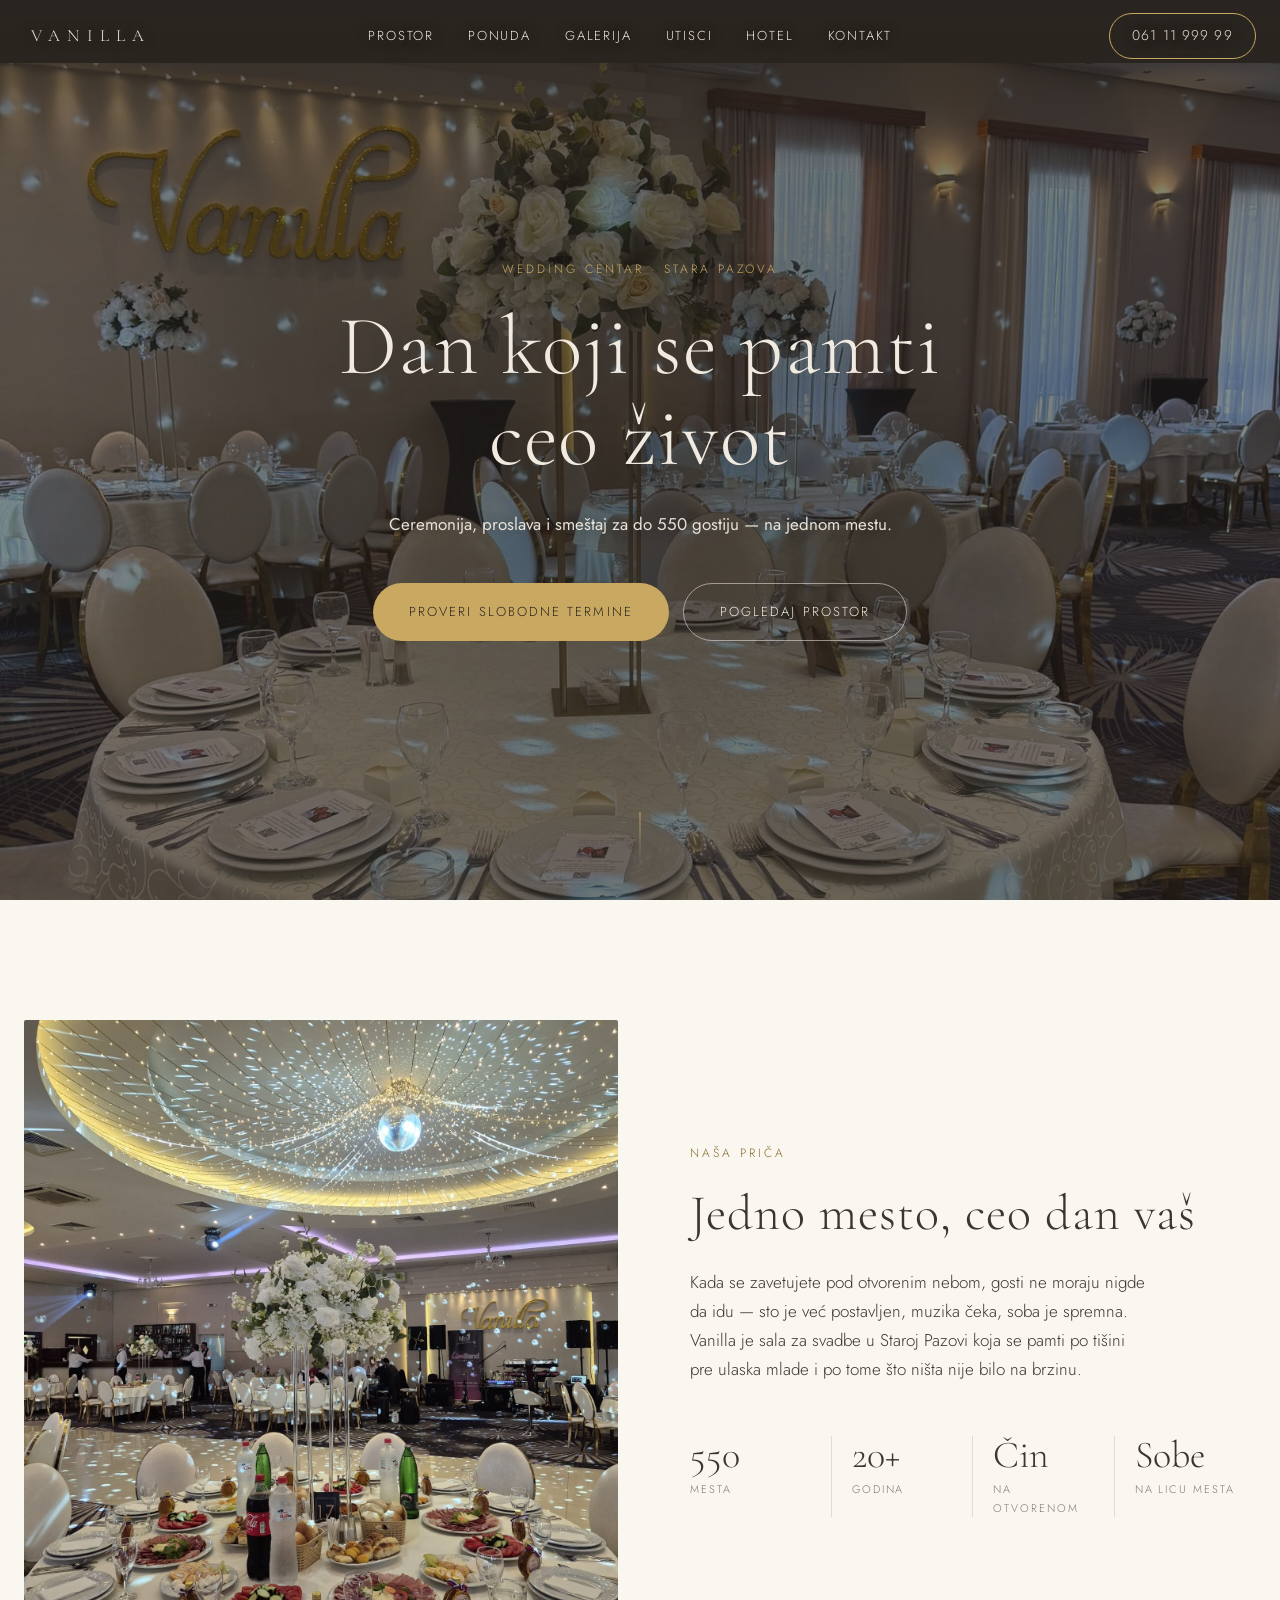
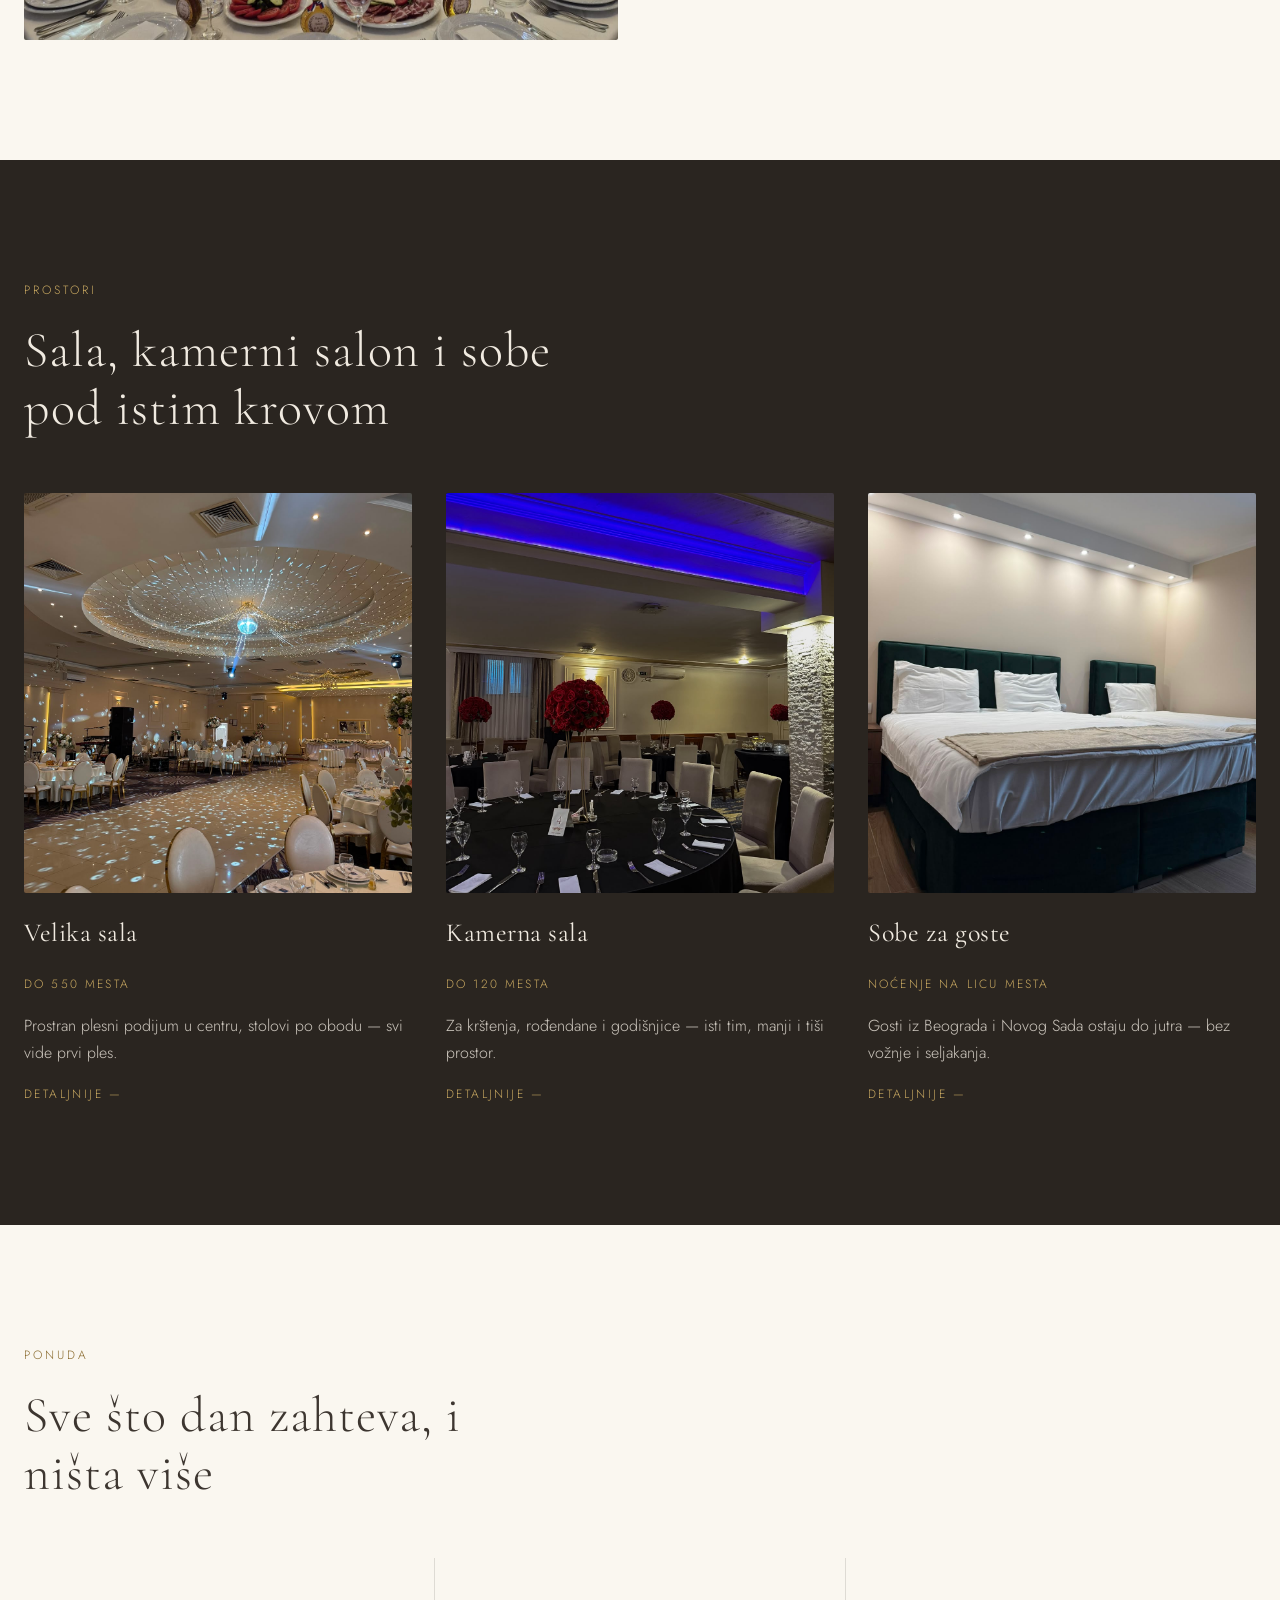
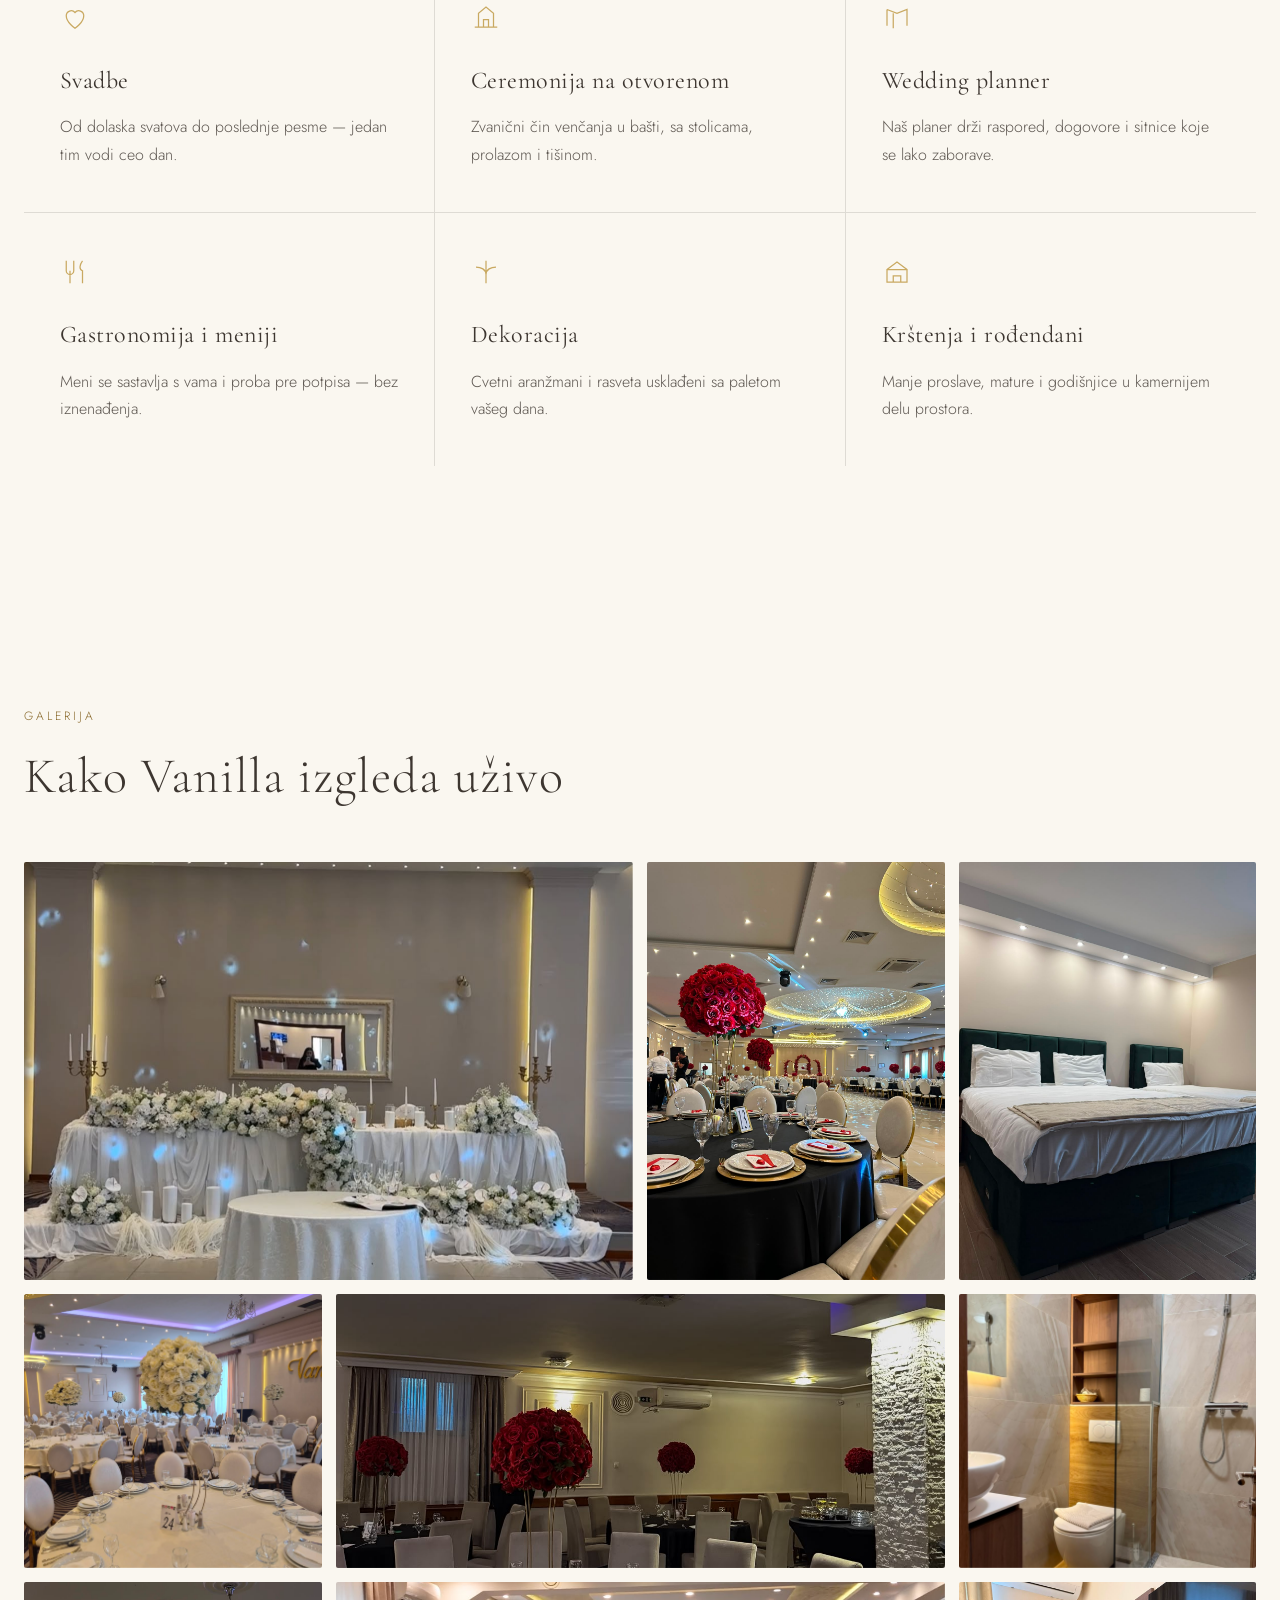
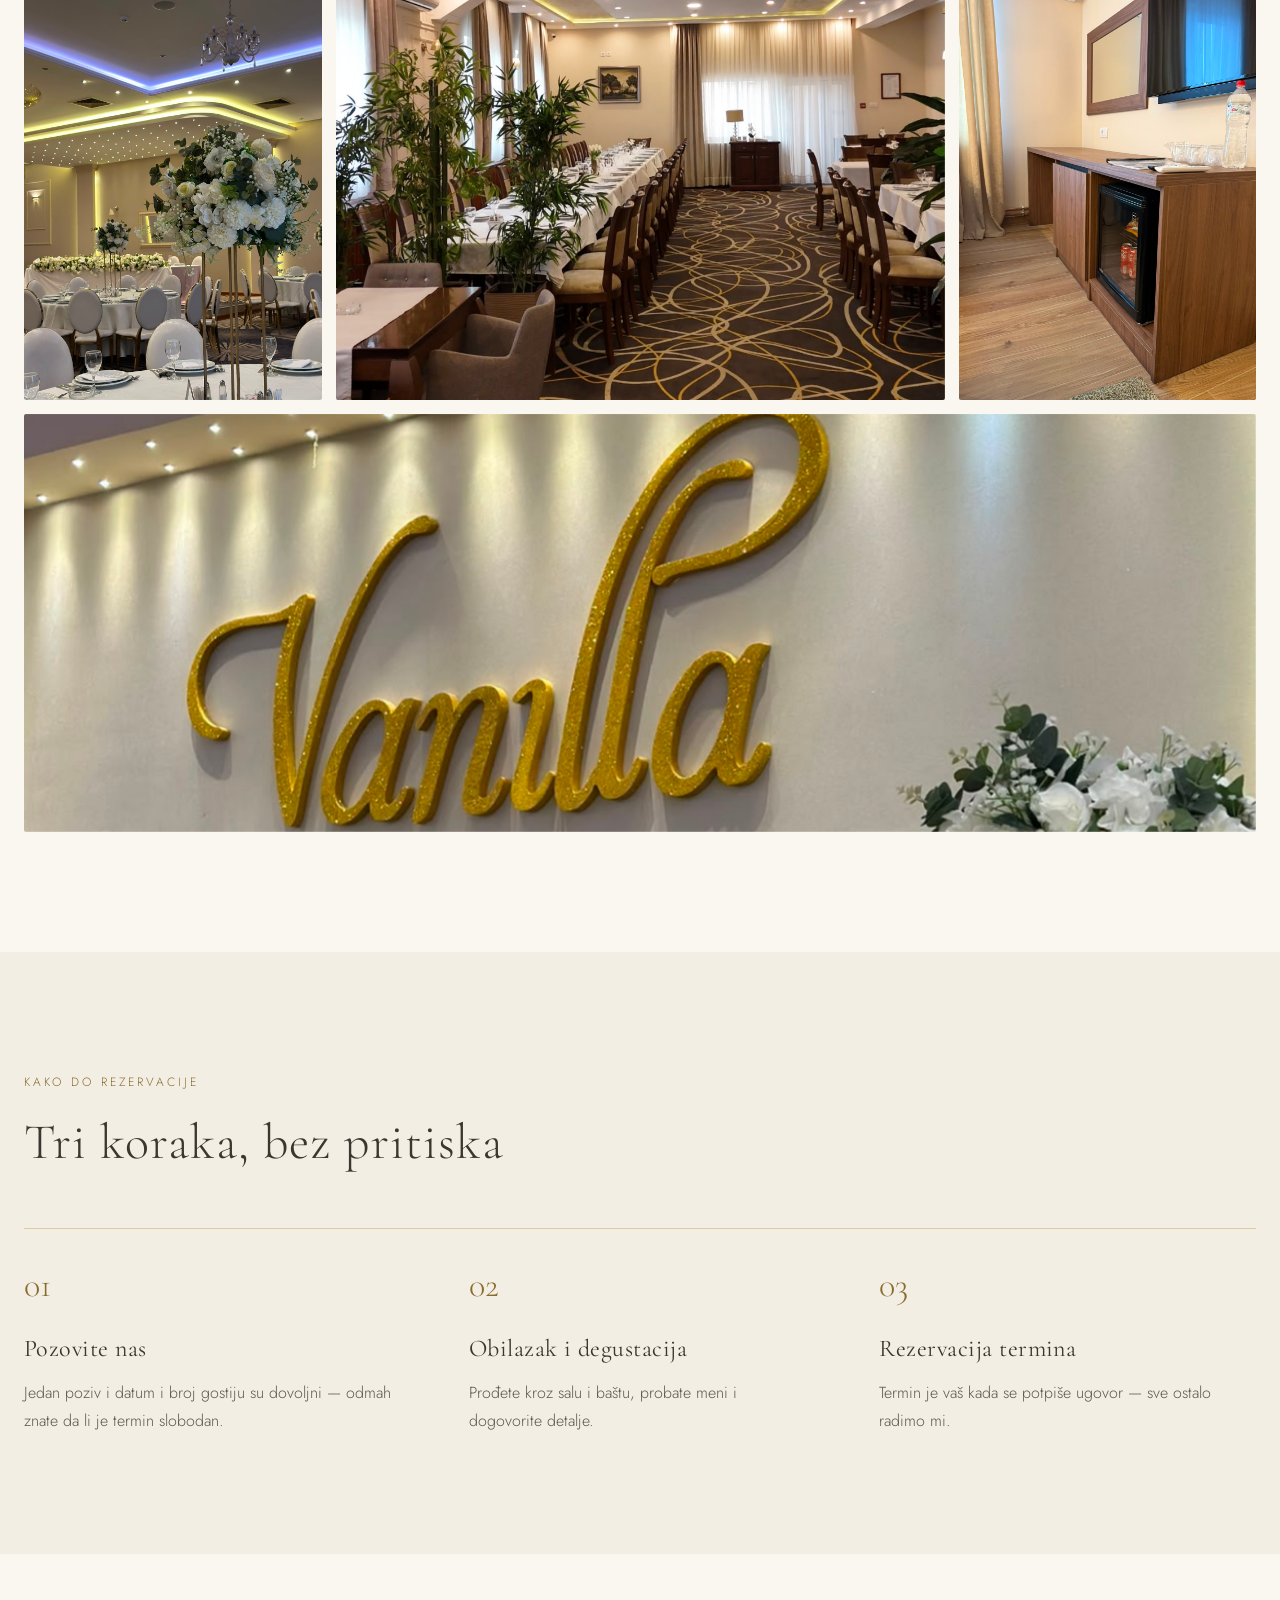
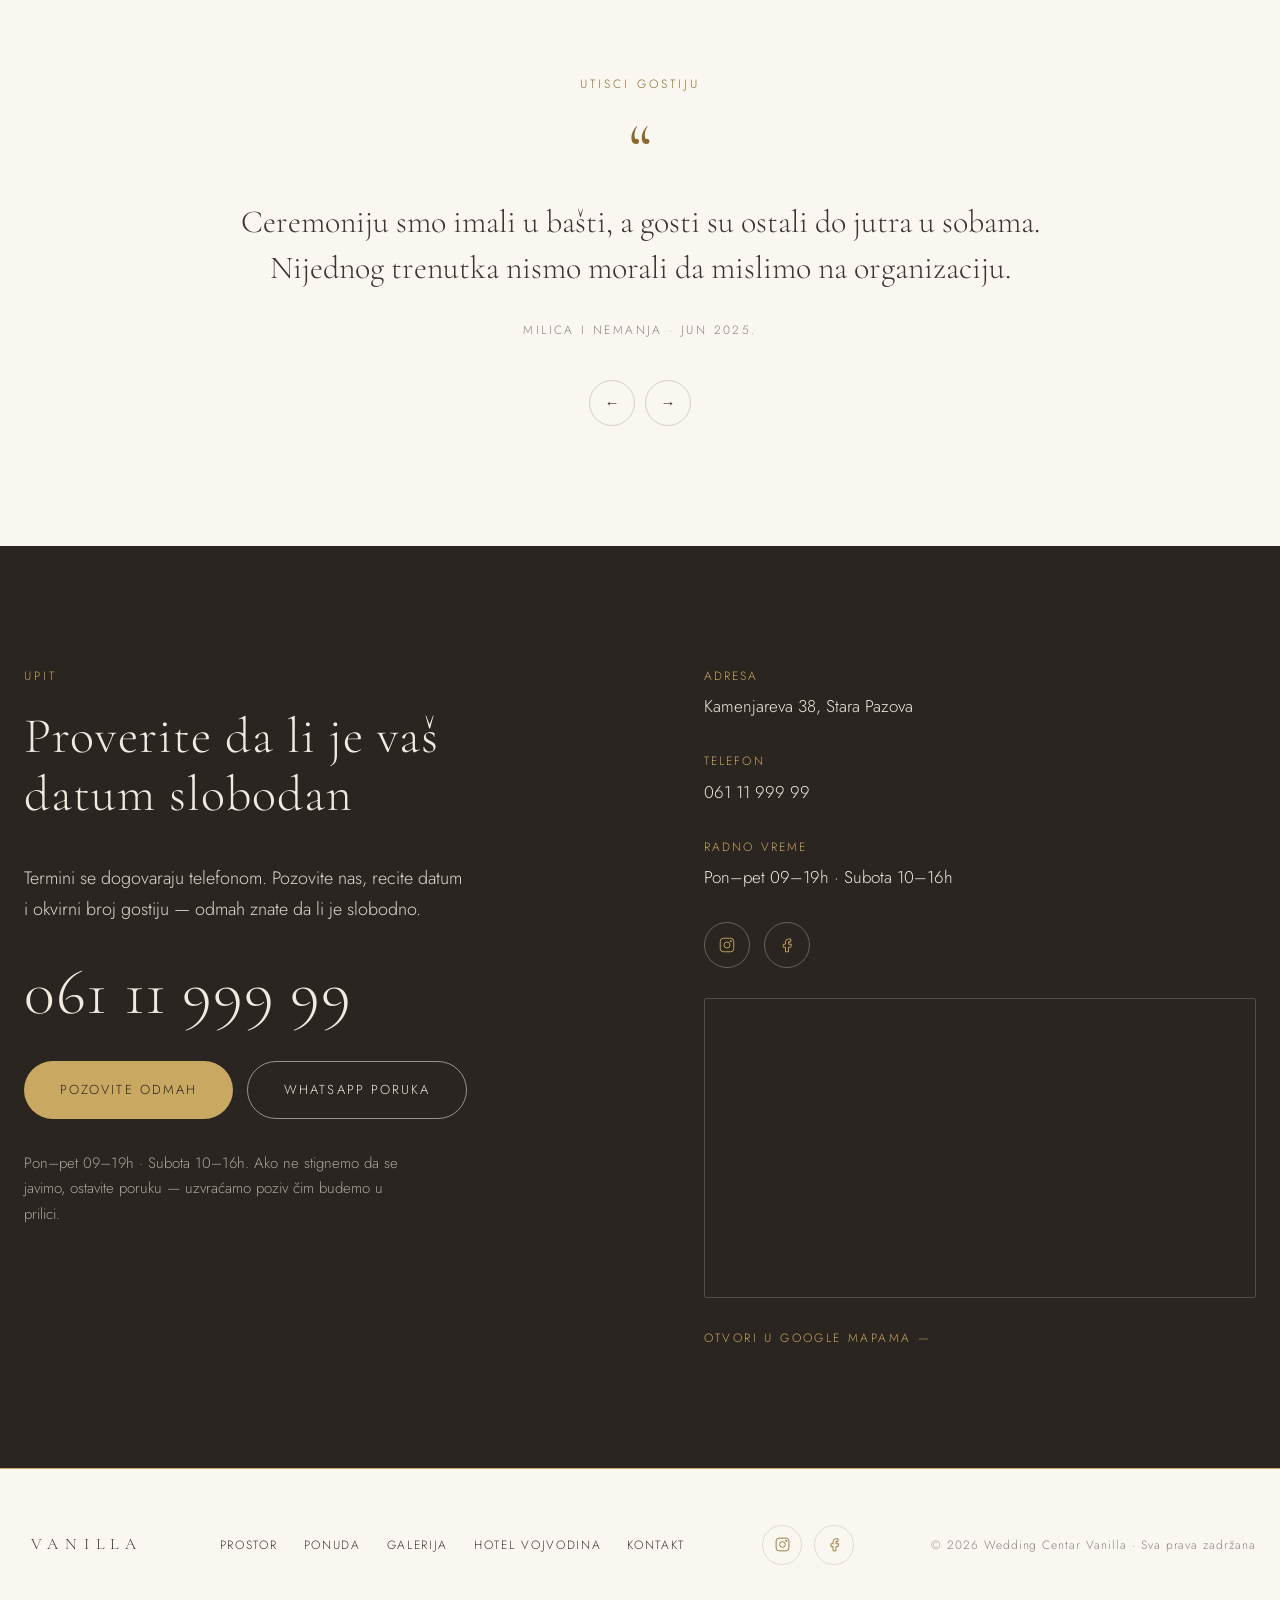
<file: index.html>
<!DOCTYPE html>
<html lang="sr">
<head>
<meta charset="utf-8">
<meta name="viewport" content="width=device-width, initial-scale=1">
<title>Wedding Centar Vanilla — svadbe, Stara Pazova</title>
<meta name="description" content="Wedding Centar Vanilla, Stara Pazova — sala za svadbe za do 550 gostiju, venčanje na otvorenom, wedding planner i sobe za noćenje. Kamenjareva 38, Stara Pazova.">
<link rel="canonical" href="https://vojvodinavanilla.com/">
<meta property="og:title" content="Wedding Centar Vanilla — Dan koji se pamti ceo život">
<meta property="og:description" content="Ceremonija, proslava i smeštaj za do 550 gostiju — na jednom mestu. Stara Pazova, 30 minuta od Beograda i Novog Sada.">
<meta property="og:type" content="website">
<meta property="og:locale" content="sr_RS">
<meta property="og:image" content="https://vojvodinavanilla.com/slike/hero-sala.jpg">
<meta name="twitter:card" content="summary_large_image">
<meta name="twitter:title" content="Wedding Centar Vanilla — Stara Pazova">
<meta name="twitter:description" content="Sala za svadbe do 550 mesta, venčanje na otvorenom, smeštaj na licu mesta.">
<meta name="twitter:image" content="https://vojvodinavanilla.com/slike/hero-sala.jpg">
<link rel="preconnect" href="https://fonts.googleapis.com">
<link rel="preconnect" href="https://fonts.gstatic.com" crossorigin>
<link href="https://fonts.googleapis.com/css2?family=Cormorant+Garamond:wght@300;400;500&family=Jost:wght@300;400;500&display=swap" rel="stylesheet">
<link rel="stylesheet" href="style.css">
<script type="application/ld+json">
{"@context":"https://schema.org","@graph":[
{"@type":["EventVenue","LocalBusiness"],"name":"Wedding Centar Vanilla","description":"Wedding centar i sala za svadbe u Staroj Pazovi — ceremonija na otvorenom, proslava do 550 gostiju i sobe za noćenje.","telephone":"+381 61 11 999 99","maximumAttendeeCapacity":550,"priceRange":"$$","image":"https://vojvodinavanilla.com/slike/hero-sala.jpg","url":"https://vojvodinavanilla.com/","address":{"@type":"PostalAddress","streetAddress":"Kamenjareva 38","addressLocality":"Stara Pazova","postalCode":"22300","addressRegion":"Srem","addressCountry":"RS"},"geo":{"@type":"GeoCoordinates","latitude":44.9797,"longitude":20.1614},"openingHoursSpecification":[{"@type":"OpeningHoursSpecification","dayOfWeek":["Monday","Tuesday","Wednesday","Thursday","Friday"],"opens":"09:00","closes":"19:00"},{"@type":"OpeningHoursSpecification","dayOfWeek":["Saturday"],"opens":"10:00","closes":"16:00"}]}
]}
</script>
</head>
<body>

<!-- PRELOADER: zavesa se podiže naviše, ukupno ~1.2s -->
<div class="pre" id="pre"><span>Vanilla</span></div>

<!-- STICKY HEADER -->
<header class="hdr" id="hdr">
  <div class="wrap hdr-in">
    <a class="brand" href="#top">Vanilla</a>
    <nav class="navlinks">
      <a href="#prostor">Prostor</a>
      <a href="#ponuda">Ponuda</a>
      <a href="#galerija">Galerija</a>
      <a href="#utisci">Utisci</a>
      <a href="hotel.html">Hotel</a>
      <a href="#kontakt">Kontakt</a>
    </nav>
    <div class="hdr-right">
      <a class="tel-btn" href="tel:+381611199999">061 11 999 99</a>
      <button class="burger" type="button" aria-label="Meni" aria-expanded="false" id="burger">
        <span></span><span></span>
      </button>
    </div>
  </div>
</header>

<!-- FULLSCREEN MOBILNI MENI -->
<div class="mmenu" id="mmenu" hidden>
  <button class="mclose" type="button" aria-label="Zatvori meni" id="mclose">&times;</button>
  <a href="#prostor">Prostor</a>
  <a href="#ponuda">Ponuda</a>
  <a href="#galerija">Galerija</a>
  <a href="#utisci">Utisci</a>
  <a href="hotel.html">Hotel</a>
  <a href="#kontakt">Kontakt</a>
  <a class="mtel" href="tel:+381611199999">061 11 999 99</a>
</div>

<main>

<!-- HERO — klijent ovde ubacuje video prostora u zlatnom satu:
     <video class="hero-bg" autoplay muted loop playsinline poster="slike/hero.jpg"><source src="video/hero.mp4" type="video/mp4"></video>
     Video max 3MB, obavezno poster slika. Za sada je slika-placeholder. -->
<section class="hero" id="top">
  <div class="hero-bg" id="heroBg"></div>
  <div class="hero-veil"></div>
  <div class="hero-in">
    <p class="eyebrow gold">Wedding centar &middot; Stara Pazova</p>
    <h1>Dan koji se pamti ceo život</h1>
    <p class="hero-sub">Ceremonija, proslava i smeštaj za do 550 gostiju — na jednom mestu.</p>
    <div class="cta-row">
      <a class="btn btn-solid" href="#kontakt">Proveri slobodne termine</a>
      <a class="btn btn-outline" href="#prostor">Pogledaj prostor</a>
    </div>
  </div>
  <a class="scroll-ind" href="#prica" aria-label="Skroluj dalje"><span></span></a>
</section>

<!-- INTRO / PRIČA -->
<section class="sec" id="prica" data-reveal>
  <div class="wrap">
    <div class="split">
      <!-- FOTO: prava fotografija bašte / prostora u zlatnom satu (1200x1400) -->
      <img class="img-story" src="slike/prica-sala-zvezdano-nebo.jpg" alt="Postavljen sto u velikoj sali wedding centra Vanilla u Staroj Pazovi ispod zvezdanog plafona" loading="lazy" width="1536" height="2048">
      <div>
        <p class="eyebrow gold">Naša priča</p>
        <h2>Jedno mesto, ceo dan vaš</h2>
        <p class="lede">Kada se zavetujete pod otvorenim nebom, gosti ne moraju nigde da idu — sto je već postavljen, muzika čeka, soba je spremna. Vanilla je sala za svadbe u Staroj Pazovi koja se pamti po tišini pre ulaska mlade i po tome što ništa nije bilo na brzinu.</p>
        <div class="stats">
          <div><p class="stat-n">550</p><p class="stat-l">Mesta</p></div>
          <div><p class="stat-n">20+</p><p class="stat-l">Godina</p></div>
          <div><p class="stat-n">Čin</p><p class="stat-l">Na otvorenom</p></div>
          <div><p class="stat-n">Sobe</p><p class="stat-l">Na licu mesta</p></div>
        </div>
      </div>
    </div>
  </div>
</section>

<!-- PROSTORI — tamna sekcija -->
<section class="sec dark" id="prostor" data-reveal>
  <div class="wrap">
    <p class="eyebrow gold">Prostori</p>
    <h2 class="h2-narrow">Sala, kamerni salon i sobe pod istim krovom</h2>
    <div class="grid3">
      <article class="space">
        <!-- FOTO: velika sala postavljena za svadbu -->
        <img src="slike/velika-sala.jpg" alt="Velika sala wedding centra Vanilla sa plesnim podijumom, postavljena za svadbu do 550 gostiju" loading="lazy" width="1200" height="1600">
        <h3>Velika sala</h3>
        <p class="cap gold">Do 550 mesta</p>
        <p class="body-s">Prostran plesni podijum u centru, stolovi po obodu — svi vide prvi ples.</p>
        <a class="thin-link" href="#kontakt">Detaljnije —</a>
      </article>
      <article class="space">
        <!-- FOTO: manja sala / kamerni deo -->
        <img src="slike/manja-sala.jpg" alt="Manja sala wedding centra Vanilla postavljena za kamerniju proslavu" loading="lazy" width="1200" height="1600">
        <h3>Kamerna sala</h3>
        <p class="cap gold">Do 120 mesta</p>
        <p class="body-s">Za krštenja, rođendane i godišnjice — isti tim, manji i tiši prostor.</p>
        <a class="thin-link" href="#kontakt">Detaljnije —</a>
      </article>
      <article class="space">
        <!-- FOTO: soba za goste -->
        <img src="slike/soba.jpg" alt="Soba za noćenje gostiju u wedding centru Vanilla, Stara Pazova" loading="lazy" width="1200" height="1600">
        <h3>Sobe za goste</h3>
        <p class="cap gold">Noćenje na licu mesta</p>
        <p class="body-s">Gosti iz Beograda i Novog Sada ostaju do jutra — bez vožnje i seljakanja.</p>
        <a class="thin-link" href="hotel.html">Detaljnije —</a>
      </article>
    </div>
  </div>
</section>

<!-- PONUDA -->
<section class="sec" id="ponuda" data-reveal>
  <div class="wrap">
    <p class="eyebrow gold">Ponuda</p>
    <h2 class="h2-narrow">Sve što dan zahteva, i ništa više</h2>
    <div class="grid3 offer">
      <div class="offer-i">
        <svg width="30" height="30" viewBox="0 0 24 24" fill="none" stroke="#C9A961" stroke-width="1" aria-hidden="true"><path d="M12 21s-7-4.6-7-10a4 4 0 0 1 7-2.6A4 4 0 0 1 19 11c0 5.4-7 10-7 10z"/></svg>
        <h3>Svadbe</h3>
        <p class="body-s">Od dolaska svatova do poslednje pesme — jedan tim vodi ceo dan.</p>
      </div>
      <div class="offer-i">
        <svg width="30" height="30" viewBox="0 0 24 24" fill="none" stroke="#C9A961" stroke-width="1" aria-hidden="true"><path d="M3 20h18M6 20V9l6-5 6 5v11M10 20v-6h4v6"/></svg>
        <h3>Ceremonija na otvorenom</h3>
        <p class="body-s">Zvanični čin venčanja u bašti, sa stolicama, prolazom i tišinom.</p>
      </div>
      <div class="offer-i">
        <svg width="30" height="30" viewBox="0 0 24 24" fill="none" stroke="#C9A961" stroke-width="1" aria-hidden="true"><path d="M4 19V6m0 0 8 3 8-3v13M9 21V9"/></svg>
        <h3>Wedding planner</h3>
        <p class="body-s">Naš planer drži raspored, dogovore i sitnice koje se lako zaborave.</p>
      </div>
      <div class="offer-i">
        <svg width="30" height="30" viewBox="0 0 24 24" fill="none" stroke="#C9A961" stroke-width="1" aria-hidden="true"><path d="M5 3v8a3 3 0 0 0 6 0V3M8 11v10M18 3c-1.5 2-2 3.5-2 5s.5 2.5 2 3v10"/></svg>
        <h3>Gastronomija i meniji</h3>
        <p class="body-s">Meni se sastavlja s vama i proba pre potpisa — bez iznenađenja.</p>
      </div>
      <div class="offer-i">
        <svg width="30" height="30" viewBox="0 0 24 24" fill="none" stroke="#C9A961" stroke-width="1" aria-hidden="true"><path d="M12 3v18M4 8c4 0 8 2 8 6M20 8c-4 0-8 2-8 6"/></svg>
        <h3>Dekoracija</h3>
        <p class="body-s">Cvetni aranžmani i rasveta usklađeni sa paletom vašeg dana.</p>
      </div>
      <div class="offer-i">
        <svg width="30" height="30" viewBox="0 0 24 24" fill="none" stroke="#C9A961" stroke-width="1" aria-hidden="true"><path d="M4 10h16v10H4zM4 10l8-6 8 6M9 20v-5h6v5"/></svg>
        <h3>Krštenja i rođendani</h3>
        <p class="body-s">Manje proslave, mature i godišnjice u kamernijem delu prostora.</p>
      </div>
    </div>
  </div>
</section>

<!-- GALERIJA — masonry + lightbox. Klijent zamenjuje svaku sliku pravom fotografijom iz prostora. -->
<section class="sec" id="galerija" data-reveal>
  <div class="wrap">
    <p class="eyebrow gold">Galerija</p>
    <h2>Kako Vanilla izgleda uživo</h2>
    <div class="gal" id="gal">
      <figure><img src="slike/g-mladenacki-sto.jpg" alt="Mladenački sto sa belim cvećem u velikoj sali wedding centra Vanilla" loading="lazy"></figure>
      <figure><img src="slike/g-crvene-ruze.jpg" alt="Velika sala postavljena sa crvenim ružama i plesnim podijumom" loading="lazy"></figure>
      <figure><img src="slike/g-soba.jpg" alt="Soba za noćenje gostiju u wedding centru Vanilla" loading="lazy"></figure>
      <figure><img src="slike/g-bele-ruze.jpg" alt="Velika sala sa aranžmanima belih ruža i okruglim stolovima" loading="lazy"></figure>
      <figure><img src="slike/g-kamerna.jpg" alt="Kamerna sala postavljena za manju proslavu" loading="lazy"></figure>
      <figure><img src="slike/g-kupatilo.jpg" alt="Kupatilo sa tuš kabinom u sobi za goste" loading="lazy"></figure>
      <figure><img src="slike/g-mladenacki-beli.jpg" alt="Mladenački sto u velikoj sali ispod zvezdanog plafona" loading="lazy"></figure>
      <figure><img src="slike/g-restoran.jpg" alt="Restoran za svečane ručkove i manje proslave" loading="lazy"></figure>
      <figure><img src="slike/g-soba-detalj.jpg" alt="Detalj sobe za goste — mini bar i televizor" loading="lazy"></figure>
      <figure><img src="slike/g-vanilla-zid.jpg" alt="Zlatni Vanilla natpis na osvetljenom zidu velike sale" loading="lazy"></figure>
    </div>
  </div>
</section>

<!-- KAKO DO REZERVACIJE -->
<section class="sec tint" data-reveal>
  <div class="wrap">
    <p class="eyebrow gold">Kako do rezervacije</p>
    <h2>Tri koraka, bez pritiska</h2>
    <div class="grid3 steps">
      <div class="step">
        <p class="step-n">01</p>
        <h3>Pozovite nas</h3>
        <p class="body-s">Jedan poziv i datum i broj gostiju su dovoljni — odmah znate da li je termin slobodan.</p>
      </div>
      <div class="step">
        <p class="step-n">02</p>
        <h3>Obilazak i degustacija</h3>
        <p class="body-s">Prođete kroz salu i baštu, probate meni i dogovorite detalje.</p>
      </div>
      <div class="step">
        <p class="step-n">03</p>
        <h3>Rezervacija termina</h3>
        <p class="body-s">Termin je vaš kada se potpiše ugovor — sve ostalo radimo mi.</p>
      </div>
    </div>
  </div>
</section>

<!-- UTISCI -->
<section class="sec" id="utisci" data-reveal>
  <div class="wrap-narrow">
    <p class="eyebrow gold">Utisci gostiju</p>
    <p class="quote-mark">&ldquo;</p>
    <div class="t-view">
      <div class="t-track" id="tTrack">
        <blockquote>
          <p>Ceremoniju smo imali u bašti, a gosti su ostali do jutra u sobama. Nijednog trenutka nismo morali da mislimo na organizaciju.</p>
          <footer>Milica i Nemanja &middot; jun 2025.</footer>
        </blockquote>
        <blockquote>
          <p>Nas je bilo 470 i sala je delovala mirno, ne prepuno. Podijum je bio pun do poslednje pesme.</p>
          <footer>Jovana i Stefan &middot; septembar 2025.</footer>
        </blockquote>
        <blockquote>
          <p>Degustacija menija je promenila sve — tačno smo znali šta dobijamo. Mama je bila mirnija od nas.</p>
          <footer>Ana i Marko &middot; maj 2024.</footer>
        </blockquote>
        <blockquote>
          <p>Gosti iz Novog Sada i Beograda su stigli za pola sata, parking je primio sve automobile bez nerviranja.</p>
          <footer>Tijana i Luka &middot; avgust 2025.</footer>
        </blockquote>
      </div>
    </div>
    <div class="t-nav">
      <button type="button" class="rnd" aria-label="Prethodna recenzija" id="tPrev">&larr;</button>
      <button type="button" class="rnd" aria-label="Sledeća recenzija" id="tNext">&rarr;</button>
    </div>
  </div>
</section>

<!-- KONTAKT — tamna sekcija -->
<section class="sec dark" id="kontakt" data-reveal>
  <div class="wrap">
    <div class="split2">
      <div>
        <p class="eyebrow gold">Upit</p>
        <h2 class="h2-narrow">Proverite da li je vaš datum slobodan</h2>
        <!-- POZIV: sve vodi na telefon — bez forme i bez email upita -->
        <p class="call-lede">Termini se dogovaraju telefonom. Pozovite nas, recite datum i okvirni broj gostiju — odmah znate da li je slobodno.</p>
        <a class="call-num" href="tel:+381611199999">061 11 999 99</a>
        <div class="call-row">
          <a class="btn btn-solid" href="tel:+381611199999">Pozovite odmah</a>
          <a class="btn btn-outline" href="https://wa.me/381611199999">WhatsApp poruka</a>
        </div>
        <p class="call-note">Pon–pet 09–19h &middot; Subota 10–16h. Ako ne stignemo da se javimo, ostavite poruku — uzvraćamo poziv čim budemo u prilici.</p>

      </div>
      <div class="contact-col">
        <div class="c-item">
          <p class="cap gold">Adresa</p>
          <p class="c-val">Kamenjareva 38, Stara Pazova</p>
        </div>
        <div class="c-item">
          <p class="cap gold">Telefon</p>
          <a class="c-val c-link" href="tel:+381611199999">061 11 999 99</a>
        </div>
        <div class="c-item">
          <p class="cap gold">Radno vreme</p>
          <p class="c-val">Pon–pet 09–19h &middot; Subota 10–16h</p>
        </div>
        <div class="socials">
          <!-- SOCIAL: zameniti pravim linkovima profila -->
          <a href="https://instagram.com" aria-label="Instagram" class="rnd-dark">
            <svg width="18" height="18" viewBox="0 0 24 24" fill="none" stroke="#C9A961" stroke-width="1.2" aria-hidden="true"><rect x="3" y="3" width="18" height="18" rx="4"/><circle cx="12" cy="12" r="4"/><circle cx="17.2" cy="6.8" r="0.8" fill="#C9A961"/></svg>
          </a>
          <a href="https://facebook.com" aria-label="Facebook" class="rnd-dark">
            <svg width="18" height="18" viewBox="0 0 24 24" fill="none" stroke="#C9A961" stroke-width="1.2" aria-hidden="true"><path d="M14 8h3V4h-3a4 4 0 0 0-4 4v3H7v4h3v6h4v-6h3l1-4h-4V9a1 1 0 0 1 1-1z"/></svg>
          </a>
        </div>
        <!-- MAPA: Google embed u punim bojama — zameniti "place" embed linkom sa tačnim pinom -->
        <iframe title="Lokacija Wedding Centar Vanilla, Kamenjareva 38, Stara Pazova" src="https://www.google.com/maps?q=Kamenjareva+38,+Stara+Pazova,+Srbija&amp;z=16&amp;output=embed" loading="lazy" referrerpolicy="no-referrer-when-downgrade" class="map"></iframe>
        <a class="thin-link" href="https://www.google.com/maps/search/?api=1&amp;query=Kamenjareva+38,+Stara+Pazova" target="_blank" rel="noopener">Otvori u Google mapama —</a>
      </div>
    </div>
  </div>
</section>

</main>

<!-- FOOTER -->
<footer class="ftr">
  <div class="wrap ftr-in">
    <span class="brand-ftr">Vanilla</span>
    <nav class="ftr-nav">
      <a href="#prostor">Prostor</a>
      <a href="#ponuda">Ponuda</a>
      <a href="#galerija">Galerija</a>
      <a href="hotel.html">Hotel Vojvodina</a>
      <a href="#kontakt">Kontakt</a>
    </nav>
    <div class="ftr-social">
      <a href="https://instagram.com" aria-label="Instagram" class="rnd-light"><svg width="17" height="17" viewBox="0 0 24 24" fill="none" stroke="currentColor" stroke-width="1.2" aria-hidden="true"><rect x="3" y="3" width="18" height="18" rx="4"/><circle cx="12" cy="12" r="4"/><circle cx="17.2" cy="6.8" r="0.8" fill="currentColor"/></svg></a>
      <a href="https://facebook.com" aria-label="Facebook" class="rnd-light"><svg width="17" height="17" viewBox="0 0 24 24" fill="none" stroke="currentColor" stroke-width="1.2" aria-hidden="true"><path d="M14 8h3V4h-3a4 4 0 0 0-4 4v3H7v4h3v6h4v-6h3l1-4h-4V9a1 1 0 0 1 1-1z"/></svg></a>
    </div>
    <span class="copy">&copy; 2026 Wedding Centar Vanilla &middot; Sva prava zadržana</span>
  </div>
</footer>

<!-- LIGHTBOX -->
<div class="lb" id="lb" hidden>
  <button type="button" class="lb-close" aria-label="Zatvori" id="lbClose">&times;</button>
  <img id="lbImg" alt="Uvećana fotografija iz galerije">
</div>

<script src="script.js" defer></script>
</body>
</html>
</file>
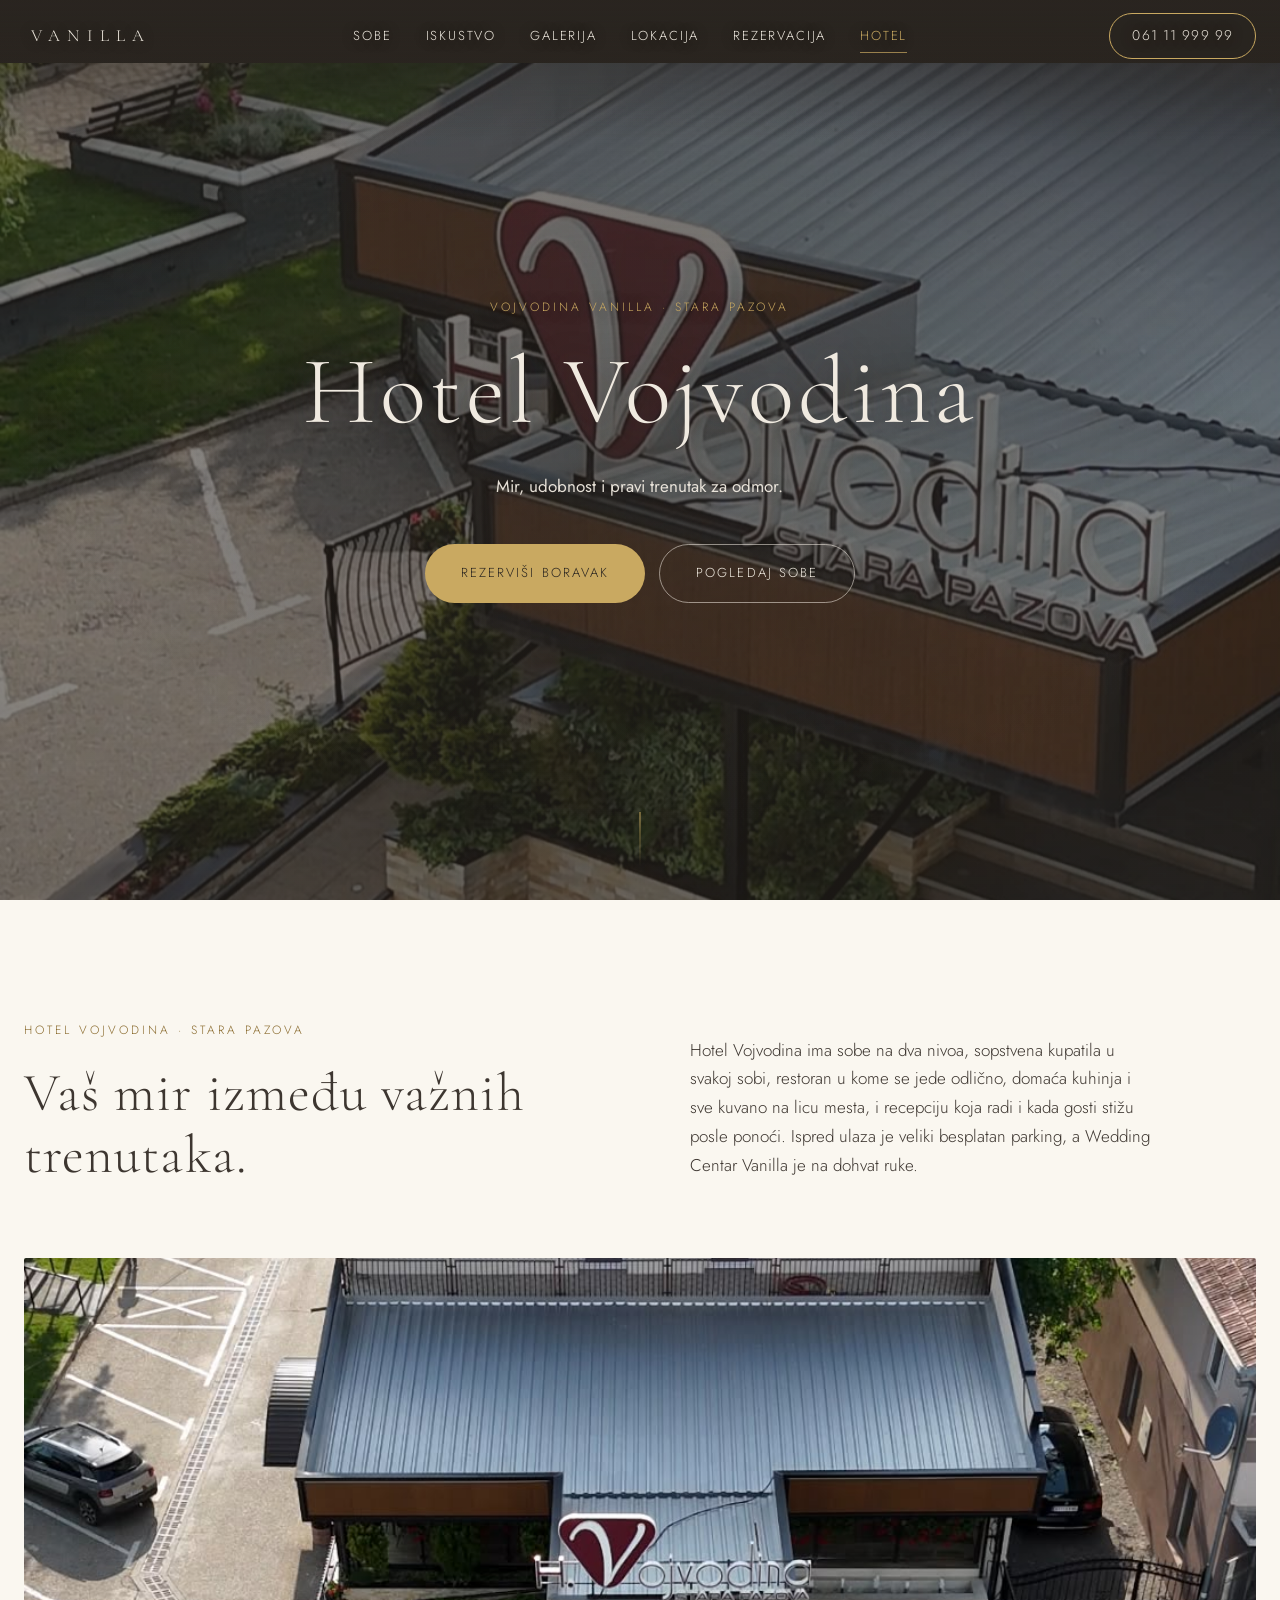
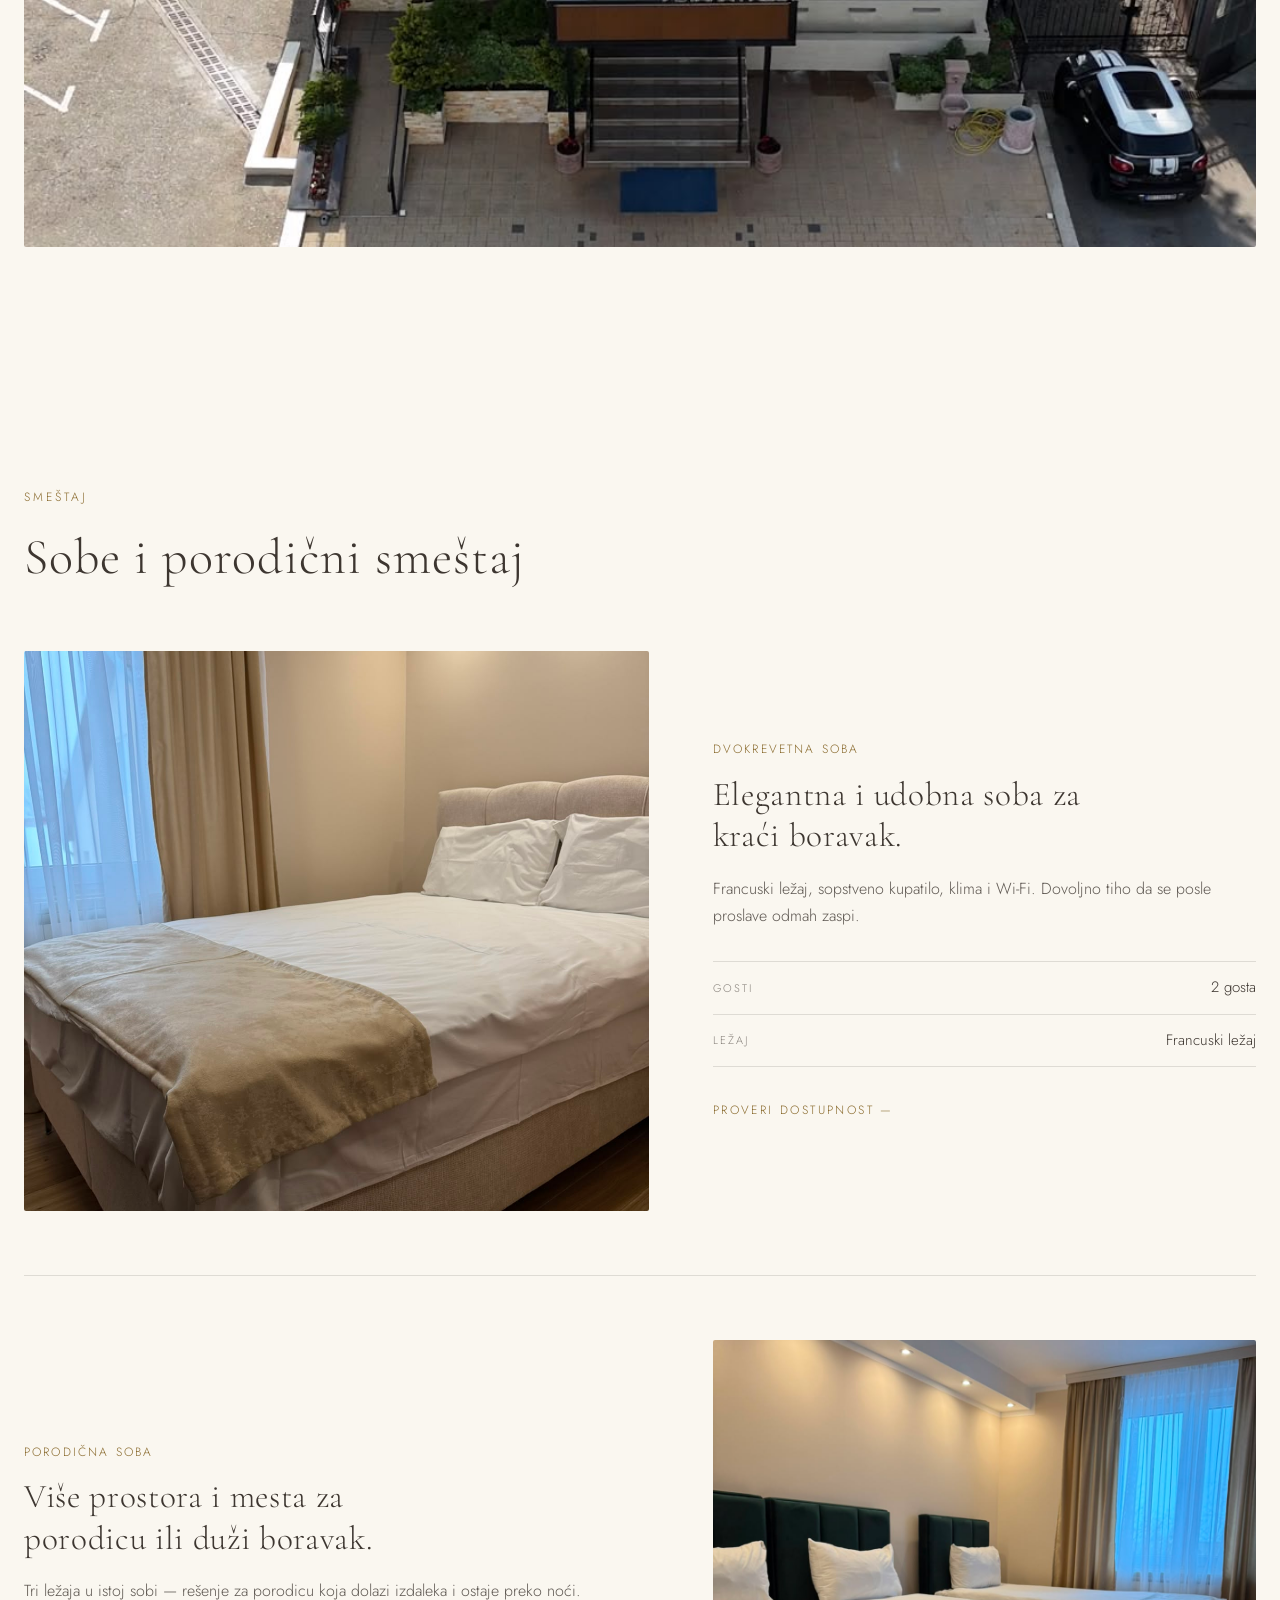
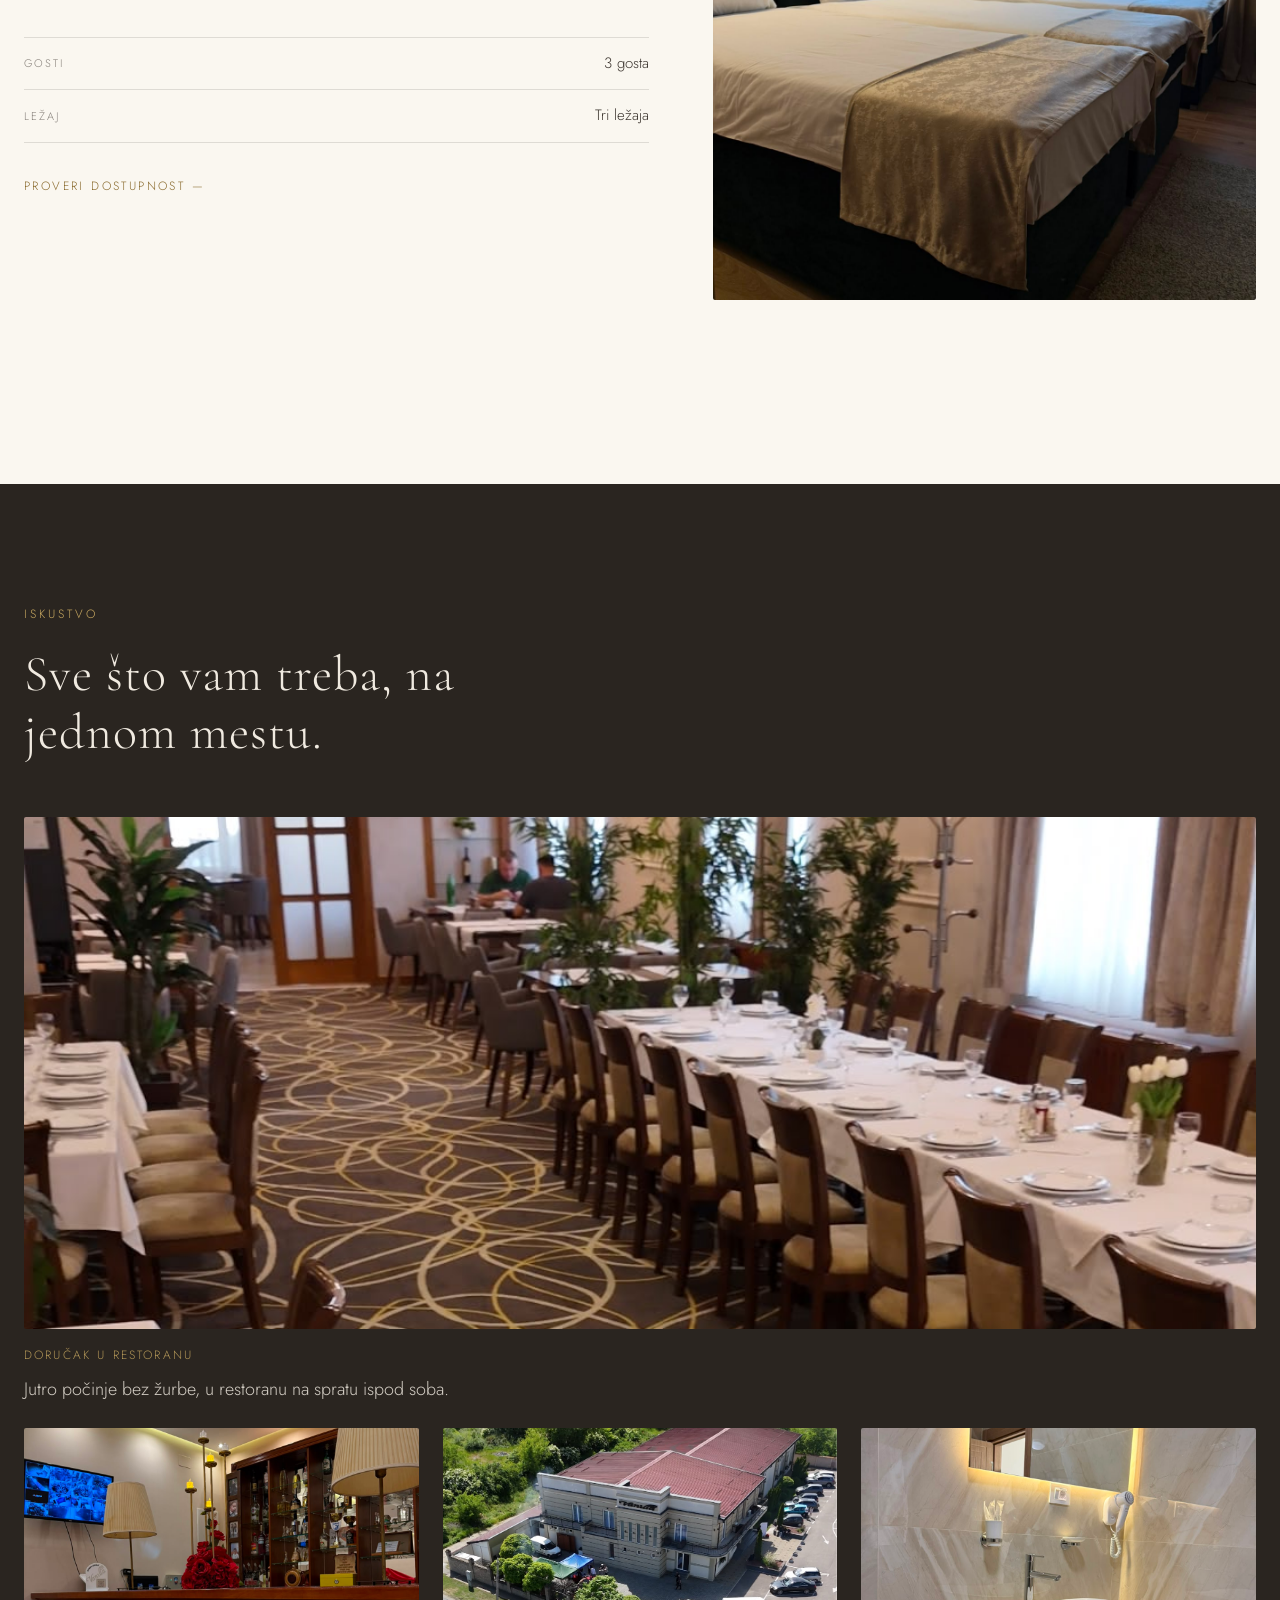
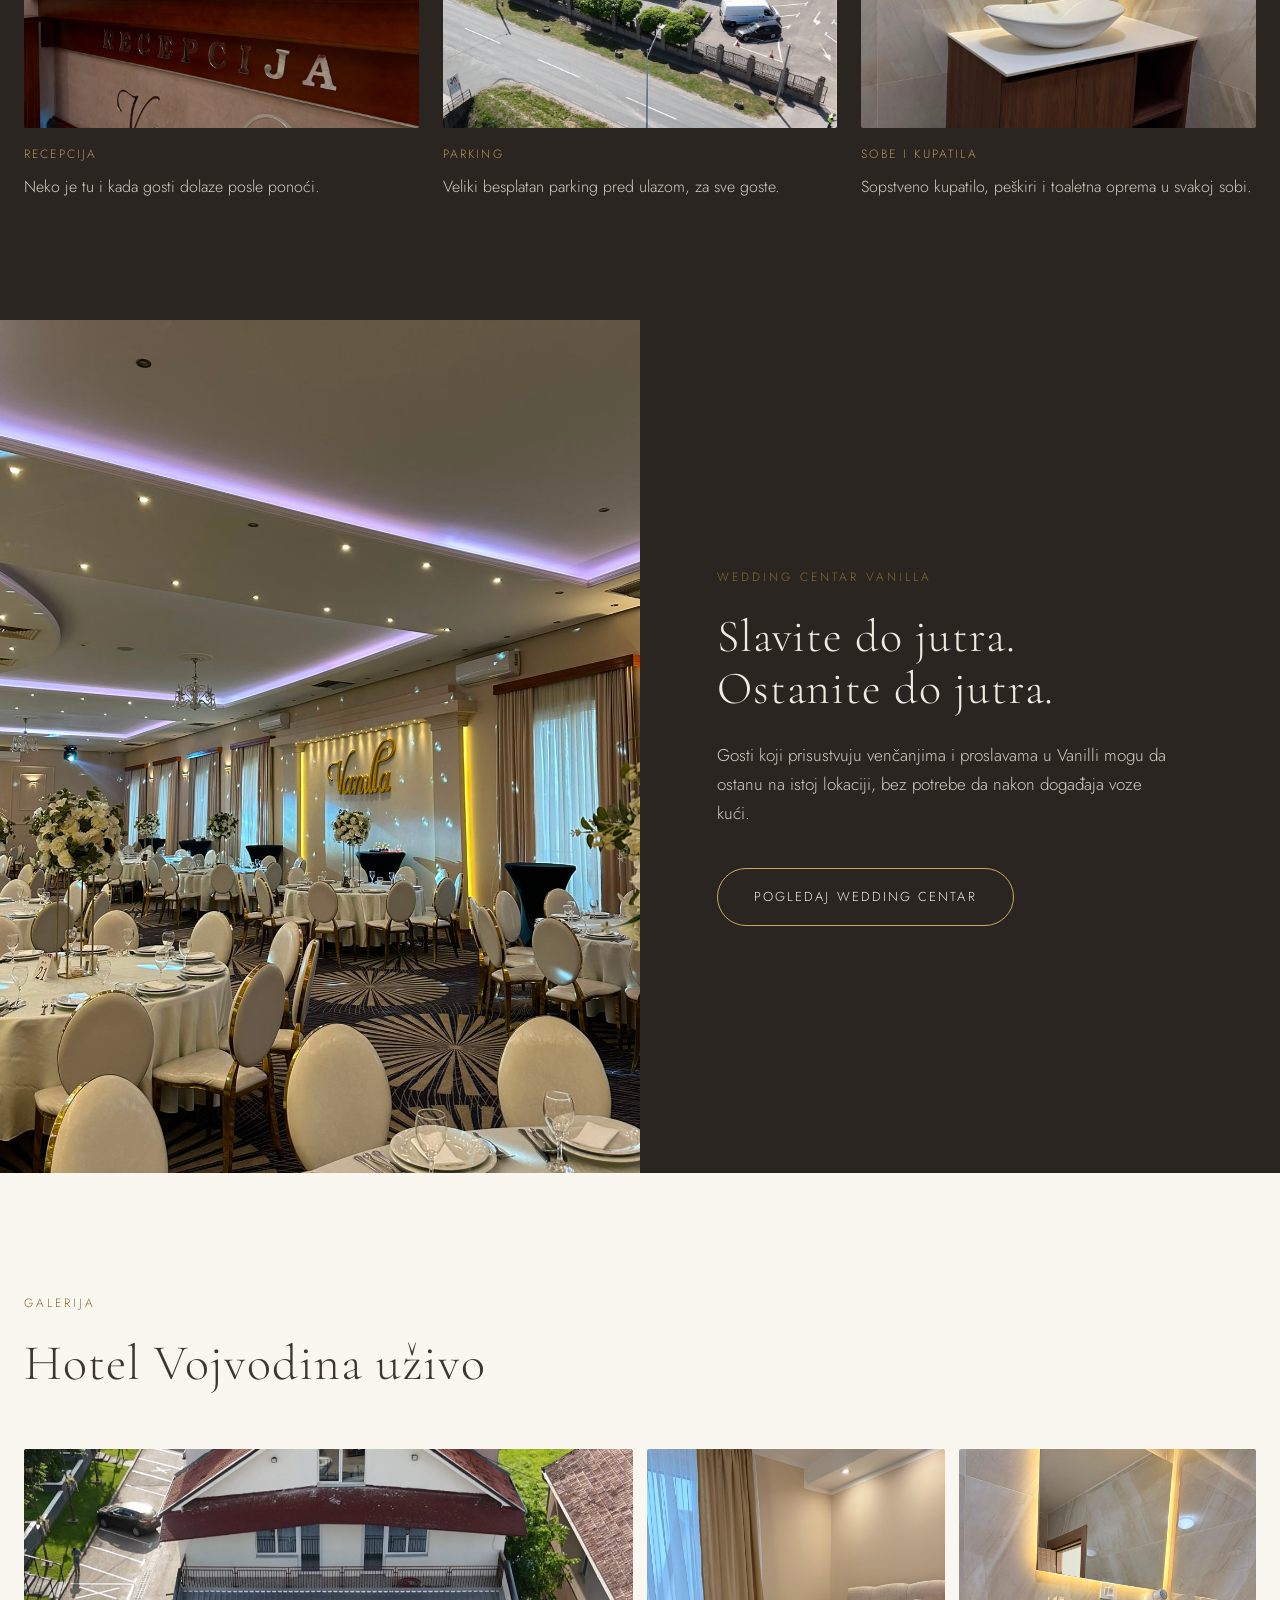
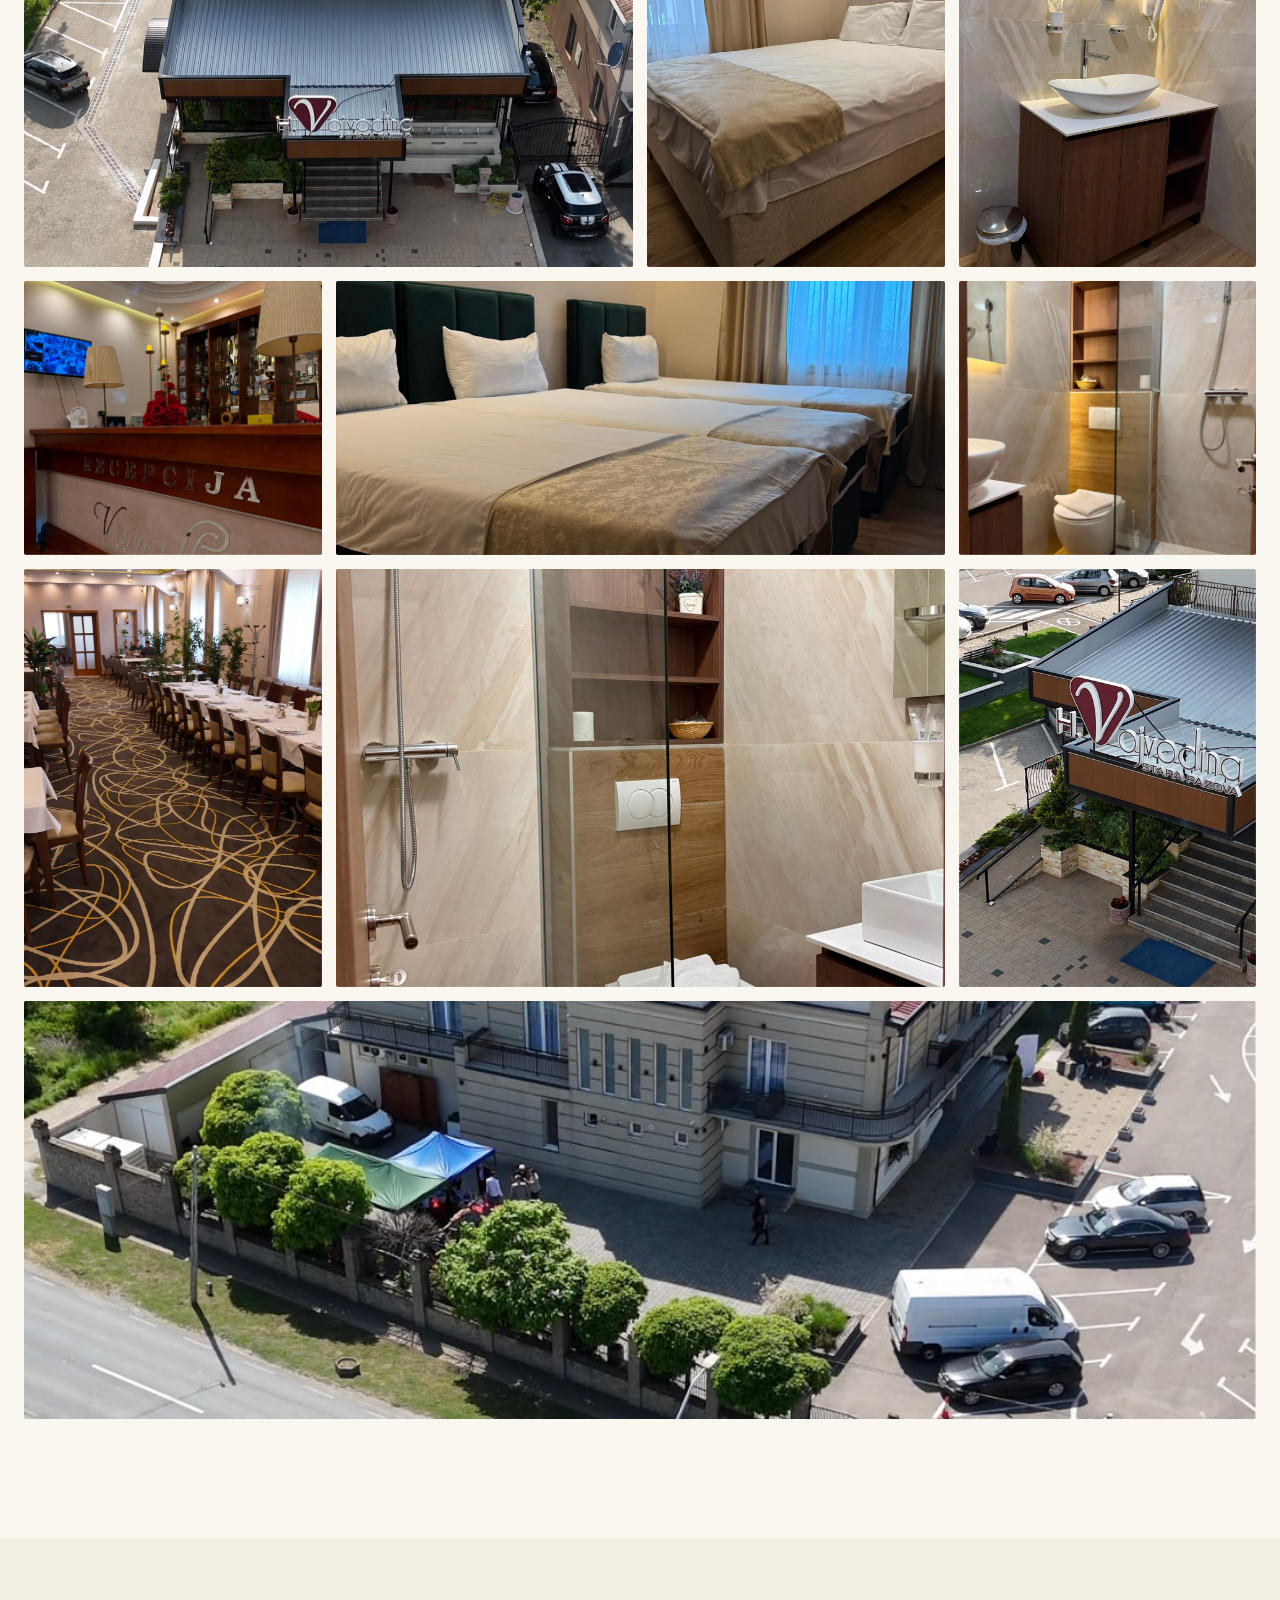
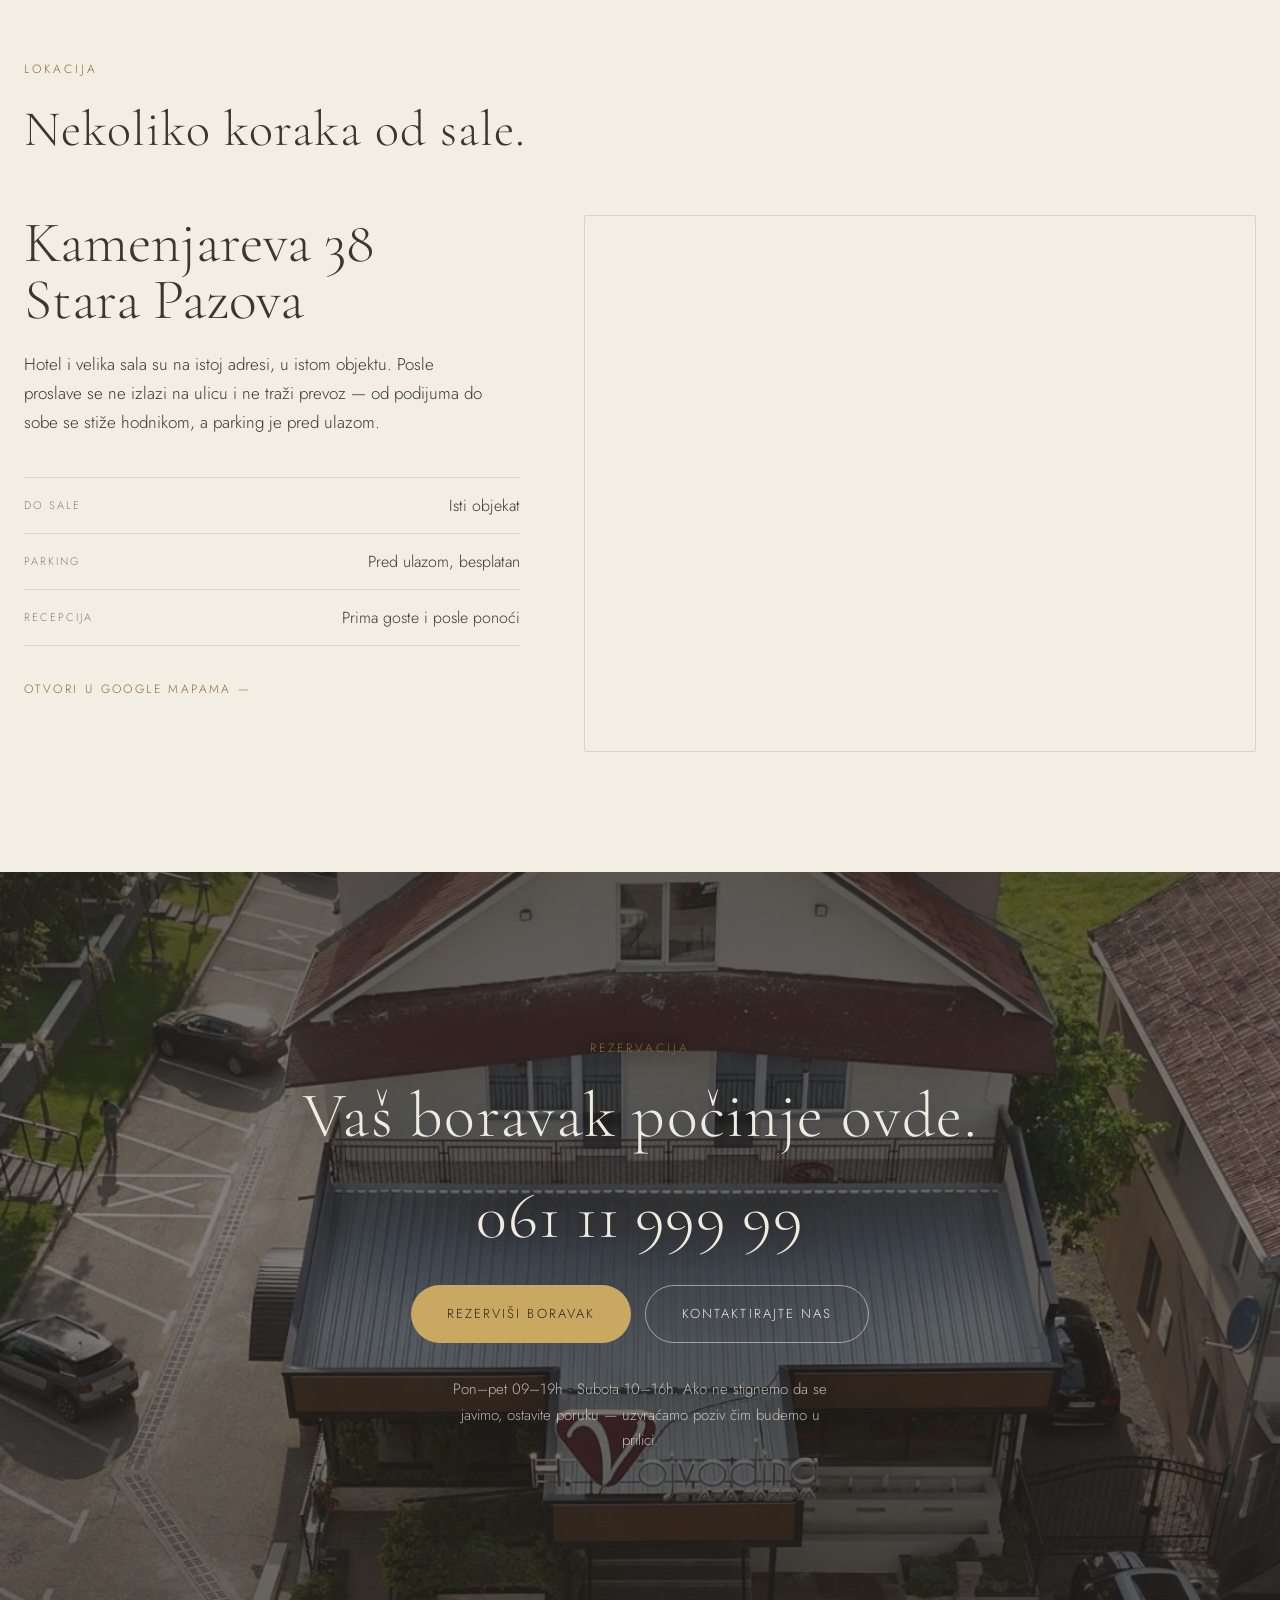
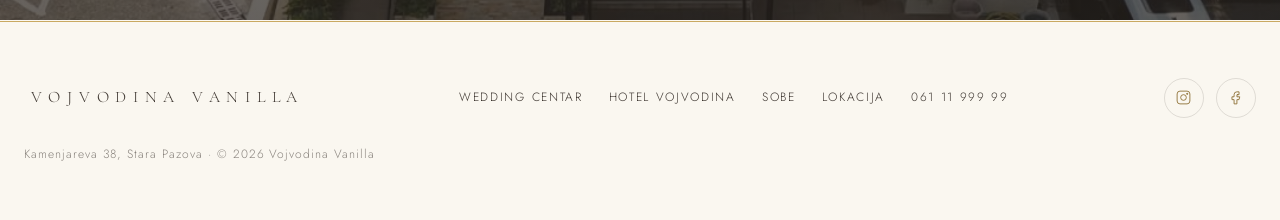
<file: hotel.html>
<!DOCTYPE html>
<html lang="sr">
<head>
<meta charset="utf-8">
<meta name="viewport" content="width=device-width, initial-scale=1">
<title>Hotel Vojvodina — smeštaj u Staroj Pazovi | Vojvodina Vanilla</title>
<meta name="description" content="Hotel Vojvodina u Staroj Pazovi — sobe i apartmani, doručak, besplatan parking i smeštaj gostiju sa venčanja u Wedding Centru Vanilla. Trideset minuta od Beograda i Novog Sada.">
<link rel="canonical" href="https://vojvodinavanilla.com/hotel.html">
<meta property="og:title" content="Hotel Vojvodina — mir između važnih trenutaka">
<meta property="og:description" content="Sobe i apartmani na istoj lokaciji na kojoj se nalazi Wedding Centar Vanilla. Stara Pazova, Srem.">
<meta property="og:type" content="website">
<meta property="og:locale" content="sr_RS">
<meta property="og:image" content="https://vojvodinavanilla.com/slike/hotel/hero-hotel.jpg">
<meta name="twitter:card" content="summary_large_image">
<meta name="twitter:title" content="Hotel Vojvodina — Stara Pazova">
<meta name="twitter:description" content="Smeštaj, doručak i parking na istoj lokaciji sa Wedding Centrom Vanilla.">
<meta name="twitter:image" content="https://vojvodinavanilla.com/slike/hotel/hero-hotel.jpg">
<link rel="preconnect" href="https://fonts.googleapis.com">
<link rel="preconnect" href="https://fonts.gstatic.com" crossorigin>
<link href="https://fonts.googleapis.com/css2?family=Cormorant+Garamond:wght@300;400;500&family=Jost:wght@300;400;500&display=swap" rel="stylesheet">
<link rel="stylesheet" href="style.css">
<script type="application/ld+json">
{"@context":"https://schema.org","@graph":[
{"@type":"Hotel","url":"https://vojvodinavanilla.com/hotel.html","name":"Hotel Vojvodina","description":"Hotel u Staroj Pazovi, deo kompleksa Vojvodina Vanilla — sobe i apartmani, doručak, besplatan parking i smeštaj gostiju sa proslava u Wedding Centru Vanilla.","telephone":"+381 61 11 999 99","priceRange":"$$","image":"https://vojvodinavanilla.com/slike/hotel/hero-hotel.jpg","address":{"@type":"PostalAddress","streetAddress":"Kamenjareva 38","addressLocality":"Stara Pazova","postalCode":"22300","addressRegion":"Srem","addressCountry":"RS"},"geo":{"@type":"GeoCoordinates","latitude":44.9797,"longitude":20.1614},"amenityFeature":[
{"@type":"LocationFeatureSpecification","name":"Besplatan parking","value":true},
{"@type":"LocationFeatureSpecification","name":"Wi-Fi","value":true},
{"@type":"LocationFeatureSpecification","name":"Doručak","value":true},
{"@type":"LocationFeatureSpecification","name":"Recepcija","value":true}],
"isPartOf":{"@type":"LocalBusiness","name":"Vojvodina Vanilla","url":"https://vojvodinavanilla.com/"}}
]}
</script>
</head>
<body>

<!-- PRELOADER — isti sistem kao na Vanilla strani, samo hotelska reč -->
<div class="pre" id="pre"><span>Vojvodina</span></div>

<!-- STICKY HEADER — ista komponenta, "Hotel" je aktivna sekcija -->
<header class="hdr" id="hdr">
  <div class="wrap hdr-in">
    <a class="brand" href="index.html">Vanilla</a>
    <nav class="navlinks">
      <a href="#sobe">Sobe</a>
      <a href="#iskustvo">Iskustvo</a>
      <a href="#galerija">Galerija</a>
      <a href="#lokacija">Lokacija</a>
      <a href="#rezervacija">Rezervacija</a>
      <a class="is-active" href="hotel.html">Hotel</a>
    </nav>
    <div class="hdr-right">
      <a class="tel-btn" href="tel:+381611199999">061 11 999 99</a>
      <button class="burger" type="button" aria-label="Meni" aria-expanded="false" id="burger">
        <span></span><span></span>
      </button>
    </div>
  </div>
</header>

<!-- FULLSCREEN MOBILNI MENI -->
<div class="mmenu" id="mmenu" hidden>
  <button class="mclose" type="button" aria-label="Zatvori meni" id="mclose">&times;</button>
  <a href="#sobe">Sobe</a>
  <a href="#iskustvo">Iskustvo</a>
  <a href="#galerija">Galerija</a>
  <a href="#lokacija">Lokacija</a>
  <a href="#rezervacija">Rezervacija</a>
  <a href="index.html">Wedding Centar Vanilla</a>
  <a class="mtel" href="tel:+381611199999">061 11 999 99</a>
</div>

<main>

<!-- HERO — fotografija hotela nosi ceo kadar. Zameniti kada bude noćni snimak eksterijera. -->
<section class="hero h-hero" id="top">
  <div class="hero-bg" id="heroBg"></div>
  <div class="hero-veil"></div>
  <div class="hero-in">
    <p class="eyebrow gold">Vojvodina Vanilla &middot; Stara Pazova</p>
    <h1>Hotel Vojvodina</h1>
    <p class="hero-sub">Mir, udobnost i pravi trenutak za odmor.</p>
    <div class="cta-row">
      <a class="btn btn-solid" href="tel:+381611199999">Rezerviši boravak</a>
      <a class="btn btn-outline" href="#sobe">Pogledaj sobe</a>
    </div>
  </div>
  <a class="scroll-ind" href="#uvod" aria-label="Skroluj dalje"><span></span></a>
</section>

<!-- UVOD -->
<section class="sec" id="uvod" data-reveal>
  <div class="wrap">
    <div class="h-intro">
      <div>
        <p class="eyebrow gold">Hotel Vojvodina &middot; Stara Pazova</p>
        <h2>Vaš mir između važnih trenutaka.</h2>
      </div>
      <div class="h-intro-body">
        <p class="lede">Hotel Vojvodina ima sobe na dva nivoa, sopstvena kupatila u svakoj sobi, restoran u kome se jede odlično, domaća kuhinja i sve kuvano na licu mesta, i recepciju koja radi i kada gosti stižu posle ponoći. Ispred ulaza je veliki besplatan parking, a Wedding Centar Vanilla je na dohvat ruke.</p>
      </div>
    </div>
    <!-- FOTO: eksterijer hotela — zameniti kadrom u zlatnom satu ako postoji -->
    <img class="h-wide" src="slike/hotel/eksterijer.jpg" alt="Eksterijer Hotela Vojvodina u Staroj Pazovi sa parkingom ispred ulaza" loading="lazy" width="1080" height="1350">
  </div>
</section>

<!-- SOBE I APARTMANI -->
<section class="sec" id="sobe" data-reveal>
  <div class="wrap">
    <p class="eyebrow gold">Smeštaj</p>
    <h2 class="h2-narrow">Sobe i porodični smeštaj</h2>

    <article class="h-room">
      <img src="slike/hotel/soba-deluxe.jpg" alt="Dvokrevetna soba Hotela Vojvodina sa francuskim ležajem" loading="lazy" width="1200" height="1600">
      <div class="h-room-txt">
        <p class="cap gold">Dvokrevetna soba</p>
        <h3>Elegantna i udobna soba za kraći boravak.</h3>
        <p class="body-s">Francuski ležaj, sopstveno kupatilo, klima i Wi-Fi. Dovoljno tiho da se posle proslave odmah zaspi.</p>
        <ul class="h-specs">
          <li><span>Gosti</span>2 gosta</li>
          <li><span>Ležaj</span>Francuski ležaj</li>
        </ul>
        <a class="thin-link" href="tel:+381611199999">Proveri dostupnost —</a>
      </div>
    </article>

    <article class="h-room h-room-rev">
      <img src="slike/hotel/soba-apartman.jpg" alt="Porodična soba Hotela Vojvodina sa tri ležaja" loading="lazy" width="1200" height="1600">
      <div class="h-room-txt">
        <p class="cap gold">Porodična soba</p>
        <h3>Više prostora i mesta za porodicu ili duži boravak.</h3>
        <p class="body-s">Tri ležaja u istoj sobi — rešenje za porodicu koja dolazi izdaleka i ostaje preko noći.</p>
        <ul class="h-specs">
          <li><span>Gosti</span>3 gosta</li>
          <li><span>Ležaj</span>Tri ležaja</li>
        </ul>
        <a class="thin-link" href="tel:+381611199999">Proveri dostupnost —</a>
      </div>
    </article>

    <!-- NAPOMENA: kada klijent pošalje fotografije i podatke za apartman / dodatne tipove soba,
         dodati još jedan <article class="h-room"> po istom obrascu i upisati kvadraturu. -->
  </div>
</section>

<!-- HOTELSKO ISKUSTVO -->
<section class="sec dark" id="iskustvo" data-reveal>
  <div class="wrap">
    <p class="eyebrow gold">Iskustvo</p>
    <h2 class="h2-narrow">Sve što vam treba, na jednom mestu.</h2>
    <div class="h-exp">
      <figure class="h-exp-big">
        <!-- FOTO: restoran u kome se služi doručak. Kada klijent pošalje kadar doručka, zameniti ovde. -->
        <img src="slike/hotel/restoran.jpg" alt="Restoran Hotela Vojvodina sa postavljenim stolovima za doručak" loading="lazy">
        <figcaption><span class="cap gold">Doručak u restoranu</span>Jutro počinje bez žurbe, u restoranu na spratu ispod soba.</figcaption>
      </figure>
      <figure>
        <img src="slike/hotel/recepcija.jpg" alt="Recepcija Hotela Vojvodina" loading="lazy">
        <figcaption><span class="cap gold">Recepcija</span>Neko je tu i kada gosti dolaze posle ponoći.</figcaption>
      </figure>
      <figure>
        <img src="slike/hotel/kompleks-iz-vazduha.jpg" alt="Kompleks Vojvodina Vanilla iz vazduha sa velikim parkingom" loading="lazy">
        <figcaption><span class="cap gold">Parking</span>Veliki besplatan parking pred ulazom, za sve goste.</figcaption>
      </figure>
      <figure>
        <img src="slike/hotel/kupatilo-1.jpg" alt="Kupatilo u sobi Hotela Vojvodina sa osvetljenim ogledalom" loading="lazy">
        <figcaption><span class="cap gold">Sobe i kupatila</span>Sopstveno kupatilo, peškiri i toaletna oprema u svakoj sobi.</figcaption>
      </figure>
    </div>
  </div>
</section>

<!-- VEZA SA WEDDING CENTROM -->
<section class="sec h-bridge" data-reveal>
  <div class="h-bridge-img">
    <img src="slike/hotel/sala-veza.jpg" alt="Velika sala Wedding Centra Vanilla, u istom objektu kao Hotel Vojvodina" loading="lazy">
  </div>
  <div class="h-bridge-txt">
    <p class="eyebrow gold">Wedding Centar Vanilla</p>
    <h2>Slavite do jutra. Ostanite do jutra.</h2>
    <p class="lede">Gosti koji prisustvuju venčanjima i proslavama u Vanilli mogu da ostanu na istoj lokaciji, bez potrebe da nakon događaja voze kući.</p>
    <a class="btn btn-line" href="index.html">Pogledaj Wedding Centar</a>
  </div>
</section>

<!-- GALERIJA -->
<section class="sec" id="galerija" data-reveal>
  <div class="wrap">
    <p class="eyebrow gold">Galerija</p>
    <h2>Hotel Vojvodina uživo</h2>
    <div class="gal gal-h" id="gal">
      <figure><img src="slike/hotel/eksterijer.jpg" alt="Eksterijer Hotela Vojvodina sa ulazom i parkingom" loading="lazy"></figure>
      <figure><img src="slike/hotel/soba-deluxe.jpg" alt="Deluxe soba sa francuskim ležajem" loading="lazy"></figure>
      <figure><img src="slike/hotel/kupatilo-1.jpg" alt="Kupatilo sa osvetljenim ogledalom" loading="lazy"></figure>
      <figure><img src="slike/hotel/recepcija.jpg" alt="Recepcija hotela" loading="lazy"></figure>
      <figure><img src="slike/hotel/soba-apartman.jpg" alt="Apartman sa tri ležaja" loading="lazy"></figure>
      <figure><img src="slike/hotel/kupatilo-2.jpg" alt="Kupatilo sa umivaonikom i ogledalom" loading="lazy"></figure>
      <figure><img src="slike/hotel/restoran.jpg" alt="Restoran hotela postavljen za doručak i ručak" loading="lazy"></figure>
      <figure><img src="slike/hotel/kupatilo-3.jpg" alt="Kupatilo sa tuš kabinom i policama" loading="lazy"></figure>
      <figure><img src="slike/hotel/hero-hotel.jpg" alt="Osvetljen natpis Hotel Vojvodina nad ulazom" loading="lazy"></figure>
      <figure><img src="slike/hotel/kompleks-iz-vazduha.jpg" alt="Kompleks Vojvodina Vanilla iz vazduha" loading="lazy"></figure>
    </div>
  </div>
</section>

<!-- LOKACIJA -->
<section class="sec tint" id="lokacija" data-reveal>
  <div class="wrap">
    <p class="eyebrow gold">Lokacija</p>
    <h2 class="h2-narrow">Nekoliko koraka od sale.</h2>
    <div class="h-loc">
      <div class="h-loc-txt">
        <p class="h-city">Kamenjareva 38<br>Stara Pazova</p>
        <p class="lede">Hotel i velika sala su na istoj adresi, u istom objektu. Posle proslave se ne izlazi na ulicu i ne traži prevoz — od podijuma do sobe se stiže hodnikom, a parking je pred ulazom.</p>
        <ul class="h-dist">
          <li><span>Do sale</span>Isti objekat</li>
          <li><span>Parking</span>Pred ulazom, besplatan</li>
          <li><span>Recepcija</span>Prima goste i posle ponoći</li>
        </ul>
        <a class="thin-link" href="https://www.google.com/maps/search/?api=1&amp;query=Kamenjareva+38,+Stara+Pazova" target="_blank" rel="noopener">Otvori u Google mapama —</a>
      </div>
      <!-- MAPA: zameniti "place" embed linkom sa tačnim pinom hotela -->
      <iframe class="h-map" title="Lokacija Hotela Vojvodina, Kamenjareva 38, Stara Pazova" src="https://www.google.com/maps?q=Kamenjareva+38,+Stara+Pazova,+Srbija&amp;z=15&amp;output=embed" loading="lazy" referrerpolicy="no-referrer-when-downgrade"></iframe>
    </div>
  </div>
</section>

<!-- BOOKING CTA -->
<section class="h-cta" id="rezervacija" data-reveal>
  <div class="h-cta-veil"></div>
  <div class="h-cta-in">
    <p class="eyebrow gold">Rezervacija</p>
    <h2>Vaš boravak počinje ovde.</h2>
    <a class="call-num" href="tel:+381611199999">061 11 999 99</a>
    <div class="cta-row">
      <a class="btn btn-solid" href="tel:+381611199999">Rezerviši boravak</a>
      <a class="btn btn-outline" href="https://wa.me/381611199999">Kontaktirajte nas</a>
    </div>
    <p class="call-note">Pon–pet 09–19h &middot; Subota 10–16h. Ako ne stignemo da se javimo, ostavite poruku — uzvraćamo poziv čim budemo u prilici.</p>
  </div>
</section>

</main>

<!-- FOOTER — ista komponenta, sa odnosom oba brenda -->
<footer class="ftr">
  <div class="wrap ftr-in">
    <span class="brand-ftr">Vojvodina Vanilla</span>
    <nav class="ftr-nav">
      <a href="index.html">Wedding Centar</a>
      <a href="hotel.html">Hotel Vojvodina</a>
      <a href="#sobe">Sobe</a>
      <a href="#lokacija">Lokacija</a>
      <a href="tel:+381611199999">061 11 999 99</a>
    </nav>
    <div class="ftr-social">
      <a href="https://instagram.com" aria-label="Instagram" class="rnd-light"><svg width="17" height="17" viewBox="0 0 24 24" fill="none" stroke="currentColor" stroke-width="1.2" aria-hidden="true"><rect x="3" y="3" width="18" height="18" rx="4"/><circle cx="12" cy="12" r="4"/><circle cx="17.2" cy="6.8" r="0.8" fill="currentColor"/></svg></a>
      <a href="https://facebook.com" aria-label="Facebook" class="rnd-light"><svg width="17" height="17" viewBox="0 0 24 24" fill="none" stroke="currentColor" stroke-width="1.2" aria-hidden="true"><path d="M14 8h3V4h-3a4 4 0 0 0-4 4v3H7v4h3v6h4v-6h3l1-4h-4V9a1 1 0 0 1 1-1z"/></svg></a>
    </div>
    <span class="copy">Kamenjareva 38, Stara Pazova &middot; &copy; 2026 Vojvodina Vanilla</span>
  </div>
</footer>

<!-- LIGHTBOX -->
<div class="lb" id="lb" hidden>
  <button type="button" class="lb-close" aria-label="Zatvori" id="lbClose">&times;</button>
  <img id="lbImg" alt="Uvećana fotografija iz galerije">
</div>

<script src="script.js" defer></script>
</body>
</html>
</file>
<file: style.css>
/* Wedding Centar Vanilla — stilovi
   Palette i tipografija su definisane kao custom properties ispod. */

:root{
  --bg:#FAF7F0;
  --bg-tint:#F3EEE3;
  --dark:#2A2520;
  --gold:#C9A961;
  --gold-text:#8A6B2E; /* tamnije zlato — za tekst na vanila podlozi (kontrast 4.5:1) */
  --olive:#8B9A7B;
  --text:#3D3630;
  --text-on-dark:#F0EAE0;
  --line:rgba(61,54,48,0.14);
  --line-on-dark:rgba(240,234,224,0.3);
  --serif:'Cormorant Garamond',Georgia,serif;
  --sans:'Jost',system-ui,-apple-system,sans-serif;
  --hdr-h:72px;
}

*{box-sizing:border-box}
html{scroll-behavior:smooth}
body{margin:0;background:var(--bg);color:var(--text);font-family:var(--sans);font-weight:300;line-height:1.7;-webkit-font-smoothing:antialiased;overflow-x:hidden}
img,iframe{max-width:100%}
a{color:var(--gold-text);text-decoration:none;transition:color 300ms ease-out}
.dark a:not(.btn):not(.c-link):not(.call-num),.hero a:not(.btn){color:var(--gold)}
a:hover{color:var(--olive)}
::selection{background:var(--gold);color:var(--dark)}
:focus-visible{outline:2px solid var(--gold);outline-offset:3px}
h1,h2,h3{font-family:var(--serif);font-weight:300;letter-spacing:0.02em;margin:0;text-wrap:pretty}

/* ——— layout ——— */
.wrap{max-width:1280px;margin:0 auto;padding:0 24px}
.wrap-narrow{max-width:900px;margin:0 auto;padding:0 24px;text-align:center}
.sec{padding:120px 0}
.sec.dark{background:var(--dark);color:var(--text-on-dark)}
.sec.tint{background:var(--bg-tint)}
.eyebrow{margin:0 0 22px;font-size:12px;letter-spacing:0.25em;text-transform:uppercase}
.gold{color:var(--gold-text)}
.dark .gold,.hero .gold{color:var(--gold)}
.sec h2{font-size:clamp(30px,4vw,50px);line-height:1.15;margin:0 0 56px}
.h2-narrow{max-width:22ch}
.body-s{margin:0;font-size:16px;opacity:0.82}
.cap{margin:0;font-size:12px;letter-spacing:0.18em;text-transform:uppercase}
.thin-link{font-size:12px;letter-spacing:0.2em;text-transform:uppercase}

/* ——— animacije (reveal) ——— */
[data-reveal]{opacity:0;transform:translate3d(0,24px,0);transition:opacity 800ms ease-out,transform 800ms ease-out;will-change:opacity,transform}
[data-reveal].is-in{opacity:1;transform:none}

/* ——— preloader ——— */
.pre{position:fixed;inset:0;z-index:200;background:var(--bg);display:flex;align-items:center;justify-content:center;animation:curtain 600ms cubic-bezier(.7,0,.3,1) 700ms forwards}
.pre span{font-family:var(--serif);font-size:26px;letter-spacing:0.55em;text-transform:uppercase;padding-left:0.55em;animation:fadeUp 700ms ease-out both}
.pre.done{display:none}
@keyframes curtain{to{transform:translateY(-100%)}}
@keyframes fadeUp{from{opacity:0;transform:translateY(12px)}to{opacity:1;transform:none}}

/* ——— header ——— */
.hdr{position:fixed;top:0;left:0;right:0;z-index:120;background:transparent;border-bottom:1px solid transparent;transition:background 400ms ease-out,border-color 400ms ease-out}
/* Scrim iza providnog headera — čitljivost preko svetlih delova fotografije */
.hdr::before{content:"";position:absolute;inset:0;height:140px;background:linear-gradient(rgba(42,37,32,0.55),rgba(42,37,32,0));pointer-events:none;transition:opacity 400ms ease-out}
.hdr.scrolled::before{opacity:0}
.hdr-in{position:relative}
.hdr.scrolled{background:var(--bg);border-bottom-color:var(--line)}
.hdr:not(.scrolled) .brand,.hdr:not(.scrolled) .navlinks a,.hdr:not(.scrolled) .tel-btn{text-shadow:0 1px 12px rgba(42,37,32,0.5)}
.hdr:not(.scrolled) .tel-btn{background:rgba(42,37,32,0.25);-webkit-backdrop-filter:blur(6px);backdrop-filter:blur(6px)}
.hdr:not(.scrolled) .tel-btn:hover{background:var(--gold);text-shadow:none}
.hdr-in{height:var(--hdr-h);display:flex;align-items:center;justify-content:space-between;gap:24px}
.brand{font-family:var(--serif);font-size:17px;letter-spacing:0.42em;text-transform:uppercase;padding-left:0.42em;white-space:nowrap;color:var(--text-on-dark)}
.navlinks{display:flex;align-items:center;gap:34px}
.navlinks a{white-space:nowrap;font-size:13px;letter-spacing:0.14em;text-transform:uppercase;color:var(--text-on-dark)}
.hdr-right{display:flex;align-items:center;gap:16px}
.tel-btn{white-space:nowrap;font-size:14px;letter-spacing:0.08em;color:var(--text-on-dark);border:1px solid var(--gold);padding:10px 22px;border-radius:999px;transition:background 300ms ease-out,color 300ms ease-out}
.tel-btn:hover{background:var(--gold);color:var(--dark)}
.hdr.scrolled .brand,.hdr.scrolled .navlinks a,.hdr.scrolled .tel-btn{color:var(--text)}
.hdr.scrolled .tel-btn:hover{color:var(--dark)}
.navlinks a:hover{color:var(--gold)}
.burger{display:none;background:none;border:0;padding:8px;cursor:pointer;flex-direction:column;gap:5px;align-items:flex-end}
.burger span{display:block;height:1px;background:var(--text-on-dark)}
.burger span:first-child{width:24px}
.burger span:last-child{width:16px}
.hdr.scrolled .burger span{background:var(--text)}

/* ——— mobilni meni ——— */
.mmenu{position:fixed;inset:0;z-index:150;background:var(--bg);display:flex;flex-direction:column;align-items:center;justify-content:center;gap:26px}
.mmenu[hidden]{display:none}
.mmenu a{font-family:var(--serif);font-size:32px;color:var(--text)}
.mmenu a:hover{color:var(--gold-text)}
.mmenu .mtel{margin-top:18px;font-family:var(--sans);font-size:13px;letter-spacing:0.25em;text-transform:uppercase;color:var(--gold-text)}
.mclose{position:absolute;top:22px;right:24px;background:none;border:0;font-size:28px;line-height:1;color:var(--text);cursor:pointer}

/* ——— hero ——— */
.hero{position:relative;min-height:100vh;display:flex;align-items:center;justify-content:center;overflow:hidden;background:var(--dark)}
/* HERO SLIKA: velika sala sa Vanilla zidom. Zameniti drugom fotografijom ili video snippetom u index.html */
.hero-bg{position:absolute;inset:-8% 0;background-image:url('slike/hero-sala.jpg');background-size:cover;background-position:center;will-change:transform}
video.hero-bg{object-fit:cover;width:100%;height:100%}
.hero-veil{position:absolute;inset:0;background:linear-gradient(rgba(42,37,32,0.66),rgba(42,37,32,0.5) 45%,rgba(42,37,32,0.62))}
.hero-veil::after{content:"";position:absolute;inset:0;background:radial-gradient(ellipse 70% 60% at 50% 50%,rgba(42,37,32,0.4),rgba(42,37,32,0) 70%)}
.hero-in{position:relative;text-align:center;padding:120px 24px;max-width:900px}
.hero h1{font-size:clamp(40px,7vw,84px);line-height:1.08;color:var(--text-on-dark);text-shadow:0 2px 30px rgba(42,37,32,0.55)}
.hero .eyebrow{text-shadow:0 1px 14px rgba(42,37,32,0.6)}
.hero-sub{margin:28px auto 44px;max-width:600px;font-size:17px;font-weight:400;color:var(--text-on-dark);opacity:0.95;text-shadow:0 1px 16px rgba(42,37,32,0.6)}
.cta-row{display:flex;gap:14px;justify-content:center;flex-wrap:wrap}
.btn{display:inline-flex;align-items:center;justify-content:center;text-align:center;white-space:nowrap;padding:17px 36px;font-family:var(--sans);font-size:13px;letter-spacing:0.16em;text-transform:uppercase;border-radius:999px;cursor:pointer;transition:background 300ms ease-out,color 300ms ease-out;border:0}
.btn-solid{background:var(--gold);color:var(--dark)}
.btn-solid:hover{background:var(--text-on-dark);color:var(--dark)}
.btn-outline{border:1px solid rgba(240,234,224,0.55);color:var(--text-on-dark);background:none}
.btn-outline:hover{background:var(--text-on-dark);color:var(--dark)}
.scroll-ind{position:absolute;bottom:34px;left:50%;transform:translateX(-50%)}
.scroll-ind span{display:block;width:1px;height:54px;background:linear-gradient(var(--gold),rgba(201,169,97,0))}

/* ——— priča ——— */
.split{display:grid;grid-template-columns:1.05fr 1fr;gap:72px;align-items:center}
.img-story{width:100%;height:clamp(360px,52vw,620px);object-fit:cover;border-radius:2px;display:block}
.lede{margin:0;font-size:17px;max-width:46ch}
#prica h2{margin:0 0 26px}
.stats{margin-top:52px;display:grid;grid-template-columns:repeat(4,1fr)}
.stats>div{padding:0 20px;border-right:1px solid var(--line)}
.stats>div:first-child{padding-left:0}
.stats>div:last-child{border-right:0}
.stat-n{margin:0;font-family:var(--serif);font-size:38px;line-height:1}
.stat-l{margin:6px 0 0;font-size:11px;letter-spacing:0.18em;text-transform:uppercase;opacity:0.65}

/* ——— prostori ——— */
.grid3{display:grid;grid-template-columns:repeat(3,1fr);gap:34px}
.space{display:flex;flex-direction:column;gap:18px}
.space img{width:100%;height:400px;object-fit:cover;border-radius:2px;display:block}
.space h3{font-weight:400;font-size:26px}

/* ——— ponuda ——— */
.offer{gap:1px;background:var(--line)}
.offer-i{background:var(--bg);padding:44px 36px}
.offer-i h3{margin:20px 0 12px;font-weight:400;font-size:24px}

/* ——— galerija ——— */
.gal{display:grid;grid-template-columns:repeat(4,1fr);grid-auto-rows:130px;gap:14px}
.gal figure{margin:0;overflow:hidden;border-radius:2px;cursor:zoom-in}
.gal img{width:100%;height:100%;object-fit:cover;display:block;transform:translateZ(0);transition:transform 600ms ease-out,filter 600ms ease-out;backface-visibility:hidden}
/* Mozaik: velike i male ploče se smenjuju da sekcija ne bude monotona */
.gal figure:nth-child(1){grid-column:span 2;grid-row:span 3}
.gal figure:nth-child(2){grid-row:span 3}
.gal figure:nth-child(3){grid-row:span 3}
.gal figure:nth-child(4){grid-row:span 2}
.gal figure:nth-child(5){grid-column:span 2;grid-row:span 2}
.gal figure:nth-child(6){grid-row:span 2}
.gal figure:nth-child(7){grid-row:span 3}
.gal figure:nth-child(8){grid-column:span 2;grid-row:span 3}
.gal figure:nth-child(9){grid-row:span 3}
.gal figure:nth-child(10){grid-column:span 4;grid-row:span 3}
/* Vanilla natpis — kadar spušten da ceo natpis stane u široku traku */
.gal figure:nth-child(10) img{object-position:50% 34%}
.gal figure:hover img{transform:scale(1.04);filter:brightness(1.08)}
@media (hover:none){.gal figure:hover img{transform:none;filter:none}}

/* ——— koraci ——— */
.steps{gap:0}
.step{border-top:1px solid rgba(201,169,97,0.5);padding:28px 34px 0}
.step:first-child{padding-left:0}
.step:last-child{padding-right:0}
.step-n{margin:0 0 14px;font-family:var(--serif);font-size:34px;color:var(--gold-text)}
.step h3{margin:0 0 10px;font-weight:400;font-size:24px}

/* ——— utisci ——— */
.quote-mark{margin:0;font-family:var(--serif);font-size:74px;line-height:0.6;color:var(--gold-text)}
#utisci .eyebrow{margin-bottom:34px}
.t-view{overflow:hidden;margin-top:26px}
.t-track{display:flex;transition:transform 700ms ease-out}
.t-track blockquote{flex:0 0 100%;margin:0;padding:0 12px}
.t-track blockquote p{margin:0;font-family:var(--serif);font-size:clamp(22px,3vw,32px);line-height:1.45}
.t-track blockquote footer{margin-top:28px;font-size:12px;letter-spacing:0.2em;text-transform:uppercase;opacity:0.6}
.t-nav{margin-top:40px;display:flex;gap:10px;justify-content:center}
.rnd{width:46px;height:46px;border:1px solid rgba(61,54,48,0.2);background:none;border-radius:999px;cursor:pointer;color:var(--text);font-size:15px;transition:background 300ms ease-out,color 300ms ease-out}
.rnd:hover{background:var(--gold);color:var(--dark)}

/* ——— kontakt ——— */
.split2{display:grid;grid-template-columns:1.1fr 1fr;gap:72px}
#kontakt h2{margin:0 0 40px}
.call-lede{margin:0 0 36px;font-size:18px;max-width:44ch;opacity:0.9}
.call-num{display:inline-block;font-family:var(--serif);font-size:clamp(38px,6vw,64px);line-height:1;letter-spacing:0.01em;color:var(--text-on-dark)}
.call-num:hover{color:var(--gold)}
.call-row{margin-top:36px;display:flex;gap:14px;flex-wrap:wrap}
.call-note{margin:32px 0 0;font-size:15px;max-width:42ch;opacity:0.65}
#form{display:grid;grid-template-columns:1fr 1fr;gap:22px}
.field{display:flex;flex-direction:column;gap:8px}
.field.full,.submit-row{grid-column:1 / -1}
.field label{font-size:11px;letter-spacing:0.18em;text-transform:uppercase;opacity:0.7}
.field input,.field select,.field textarea{background:none;border:0;border-bottom:1px solid var(--line-on-dark);padding:10px 0;color:var(--text-on-dark);font-family:var(--sans);font-size:16px;border-radius:0;transition:border-color 300ms ease-out}
.field input:focus,.field select:focus,.field textarea:focus{border-bottom-color:var(--gold)}
.field input[type=date]{color-scheme:dark}
.field select{background:var(--dark)}
.field textarea{resize:vertical}
.submit-row{margin-top:12px}
.thanks{margin:0;padding:28px;border:1px solid var(--gold);font-size:17px}
.contact-col{display:flex;flex-direction:column;gap:30px}
.c-item{display:flex;flex-direction:column;gap:6px}
.c-val{margin:0;font-size:17px}
.c-link{color:var(--text-on-dark)}
.c-link:hover{color:var(--gold)}
.socials{display:flex;gap:14px}
.rnd-dark{width:46px;height:46px;border:1px solid var(--line-on-dark);display:flex;align-items:center;justify-content:center;border-radius:999px;transition:border-color 300ms ease-out}
.rnd-dark:hover{border-color:var(--gold)}
.map{width:100%;height:300px;border:1px solid rgba(240,234,224,0.2);border-radius:2px}

/* ——— footer ——— */
.ftr{border-top:1px solid var(--gold);padding:56px 0}
.ftr-in{display:flex;flex-wrap:wrap;gap:26px;align-items:center;justify-content:space-between}
.brand-ftr{font-family:var(--serif);font-size:16px;letter-spacing:0.42em;text-transform:uppercase;padding-left:0.42em}
.ftr-nav{display:flex;gap:26px;flex-wrap:wrap}
.ftr-nav a{font-size:12px;letter-spacing:0.14em;text-transform:uppercase;color:var(--text)}
.ftr-nav a:hover{color:var(--gold-text)}
.ftr-social{display:flex;gap:12px}
.rnd-light{width:40px;height:40px;border:1px solid var(--line);display:flex;align-items:center;justify-content:center;border-radius:999px;color:var(--gold-text);transition:border-color 300ms ease-out,color 300ms ease-out}
.rnd-light:hover{border-color:var(--gold);color:var(--gold)}
.copy{font-size:12px;letter-spacing:0.08em;opacity:0.6}

/* ——— lightbox ——— */
.lb{position:fixed;inset:0;z-index:180;background:rgba(42,37,32,0.94);display:flex;align-items:center;justify-content:center;padding:40px;cursor:zoom-out}
.lb[hidden]{display:none}
.lb img{max-width:100%;max-height:100%;object-fit:contain;border-radius:2px}
.lb-close{position:absolute;top:22px;right:26px;background:none;border:0;color:var(--text-on-dark);font-size:30px;line-height:1;cursor:pointer}

/* ——— responsive ——— */
@media (max-width:1150px){
  .navlinks{display:none}
  .burger{display:inline-flex}
}
@media (max-width:1200px){
  .split,.split2{gap:48px}
}
@media (max-width:900px){
  .sec{padding:76px 0}
  .sec h2{margin-bottom:40px}
  .split,.split2,.grid3,#form{grid-template-columns:1fr}
  .gal{grid-template-columns:repeat(2,1fr);grid-auto-rows:120px}
  .gal figure:nth-child(n){grid-column:span 1;grid-row:span 2}
  .gal figure:nth-child(1),.gal figure:nth-child(5),.gal figure:nth-child(10){grid-column:span 2;grid-row:span 2}
  .gal figure:nth-child(3),.gal figure:nth-child(7){grid-row:span 3}
  .stats{grid-template-columns:1fr 1fr;gap:22px 0}
  .stats>div:nth-child(2){border-right:0}
  .stats>div:nth-child(odd){padding-left:0}
  .step{padding:28px 0 0}
  .space img{height:320px}
}
@media (max-width:480px){
  .gal{grid-template-columns:1fr;grid-auto-rows:150px}
  .gal figure:nth-child(n){grid-column:span 1;grid-row:span 2}
  .btn{padding:16px 28px}
}


/* ═══════════ HOTEL VOJVODINA (hotel.html) ═══════════
   Koristi iste tokene, dugmiće, header, galeriju i reveal animacije kao Vanilla strana.
   Ispod su samo editorial layout-i kojih na Vanilla strani nema. */

/* brend lockup u headeru: VANILLA / Hotel Vojvodina */
.brand-sub{display:none}
.navlinks a.is-active{color:var(--gold)}
.hdr.scrolled .navlinks a.is-active{color:var(--gold-text)}
.navlinks a{position:relative}
.navlinks a.is-active::after{content:"";position:absolute;left:0;right:0;bottom:-6px;height:1px;background:currentColor;opacity:0.7}

/* hero */
.h-hero .hero-bg{background-image:url('slike/hotel/hero-hotel.jpg')}
.h-hero h1{font-size:clamp(44px,8vw,96px);letter-spacing:0.04em}

/* uvod: naslov levo, tekst desno, pa jedna fotografija preko cele širine */
.h-intro{display:grid;grid-template-columns:1.05fr 1fr;gap:72px;align-items:end}
.h-intro h2{font-size:clamp(30px,4.2vw,54px);line-height:1.15;margin:0;max-width:20ch}
.h-intro-body{padding-bottom:6px}
.h-meta{margin:26px 0 0;font-size:12px;letter-spacing:0.18em;text-transform:uppercase;opacity:0.6}
.h-wide{display:block;width:100%;height:clamp(300px,46vw,600px);object-fit:cover;object-position:50% 62%;border-radius:2px;margin-top:72px}

/* sobe: naizmenično levo/desno, fotografija nosi kompoziciju */
.h-room{display:grid;grid-template-columns:1.15fr 1fr;gap:64px;align-items:center;padding:64px 0;border-top:1px solid var(--line)}
.h-room:first-of-type{border-top:0;padding-top:8px}
.h-room img{width:100%;height:clamp(340px,44vw,560px);object-fit:cover;border-radius:2px;display:block;transition:transform 700ms ease-out}
.h-room:hover img{transform:scale(1.015)}
.h-room-rev>img{order:2}
.h-room h3{margin:14px 0 18px;font-size:clamp(24px,2.6vw,34px);line-height:1.25;max-width:24ch}
.h-specs{list-style:none;margin:32px 0 28px;padding:0;display:grid;gap:0}
.h-specs li{display:flex;justify-content:space-between;gap:20px;padding:13px 0;border-top:1px solid var(--line);font-size:15px}
.h-specs li:last-child{border-bottom:1px solid var(--line)}
.h-specs span{font-size:11px;letter-spacing:0.18em;text-transform:uppercase;opacity:0.6;align-self:center}

/* iskustvo: fotografije umesto ikona */
.h-exp{display:grid;grid-template-columns:repeat(3,1fr);gap:24px}
.h-exp figure{margin:0;display:flex;flex-direction:column;gap:16px}
.h-exp img{width:100%;height:300px;object-fit:cover;border-radius:2px;display:block;transition:transform 700ms ease-out,filter 700ms ease-out}
.h-exp figure:hover img{transform:scale(1.03);filter:brightness(1.06)}
.h-exp figcaption{display:flex;flex-direction:column;gap:8px;font-size:16px;opacity:0.85}
.h-exp-big{grid-column:span 3}
.h-exp-big img{height:clamp(320px,40vw,520px);object-position:50% 22%}
.h-exp-big figcaption{font-size:18px;max-width:52ch}

/* veza sa Wedding Centrom — full-bleed split */
.h-bridge{display:grid;grid-template-columns:1fr 1fr;gap:0;padding:0;align-items:stretch}
.h-bridge-img{overflow:hidden}
.h-bridge-img img{width:100%;height:100%;min-height:520px;object-fit:cover;display:block}
.h-bridge-txt{background:var(--dark);color:var(--text-on-dark);padding:clamp(56px,7vw,110px) clamp(28px,6vw,96px);display:flex;flex-direction:column;justify-content:center}
.h-bridge-txt h2{margin:0 0 26px;font-size:clamp(28px,3.6vw,46px);line-height:1.15;max-width:18ch}
.h-bridge-txt .lede{opacity:0.85;margin-bottom:40px}
.btn-line{align-self:flex-start;border:1px solid var(--gold);color:var(--text-on-dark);background:none}
.btn-line:hover{background:var(--gold);color:var(--dark)}

/* galerija: isti mozaik, bez posebnog kadriranja poslednje ploče */
.gal-h figure:nth-child(10) img{object-position:50% 50%}

/* lokacija */
.h-loc{display:grid;grid-template-columns:0.85fr 1.15fr;gap:64px;align-items:start}
.h-city{margin:0 0 20px;font-family:var(--serif);font-size:clamp(34px,4.5vw,58px);line-height:1}
.h-dist{list-style:none;margin:40px 0 28px;padding:0}
.h-dist li{display:flex;justify-content:space-between;gap:20px;padding:14px 0;border-top:1px solid var(--line);font-size:16px}
.h-dist li:last-child{border-bottom:1px solid var(--line)}
.h-dist span{font-size:11px;letter-spacing:0.18em;text-transform:uppercase;opacity:0.6;align-self:center}
.h-map{width:100%;height:clamp(360px,42vw,540px);border:1px solid var(--line);border-radius:2px}

/* booking CTA — cinematic, fotografija hotela u pozadini */
.h-cta{position:relative;padding:clamp(96px,13vw,190px) 24px;text-align:center;overflow:hidden;background:var(--dark) url('slike/hotel/eksterijer.jpg') center 40%/cover no-repeat}
.h-cta-veil{position:absolute;inset:0;background:linear-gradient(rgba(42,37,32,0.7),rgba(42,37,32,0.58) 45%,rgba(42,37,32,0.72))}
.h-cta-in{position:relative;max-width:760px;margin:0 auto;color:var(--text-on-dark)}
.h-cta h2{margin:0 0 34px;font-size:clamp(30px,5vw,64px);line-height:1.1;text-shadow:0 2px 30px rgba(42,37,32,0.5)}
.h-cta .call-num{color:var(--text-on-dark);text-shadow:0 1px 16px rgba(42,37,32,0.55)}
.h-cta .call-num:hover{color:var(--gold)}
.h-cta .cta-row{margin-top:36px}
.h-cta .call-note{margin:34px auto 0;opacity:0.75}
.h-cta .eyebrow{text-shadow:0 1px 14px rgba(42,37,32,0.6)}

@media (max-width:1200px){
  .h-intro,.h-room,.h-loc{gap:44px}
}
@media (max-width:900px){
  .h-intro,.h-room,.h-loc,.h-bridge{grid-template-columns:1fr}
  .h-intro{gap:28px}
  .h-wide{margin-top:44px}
  .h-room{gap:28px;padding:48px 0}
  .h-room-rev>img{order:0}
  .h-room img{height:clamp(280px,70vw,420px)}
  .h-exp{grid-template-columns:1fr}
  .h-exp-big{grid-column:span 1}
  .h-exp img{height:clamp(260px,62vw,380px)}
  .h-bridge-img img{min-height:340px}
}
@media (max-width:480px){
  .h-specs li,.h-dist li{flex-direction:column;gap:4px;align-items:flex-start}
  .h-cta{background-attachment:scroll}
}

/* ——— reduced motion ——— */
@media (prefers-reduced-motion:reduce){
  html{scroll-behavior:auto}
  *{animation:none!important;transition:none!important}
  [data-reveal]{opacity:1!important;transform:none!important}
  .h-room:hover img,.h-exp figure:hover img{transform:none}
  .pre{display:none}
}
</file>
